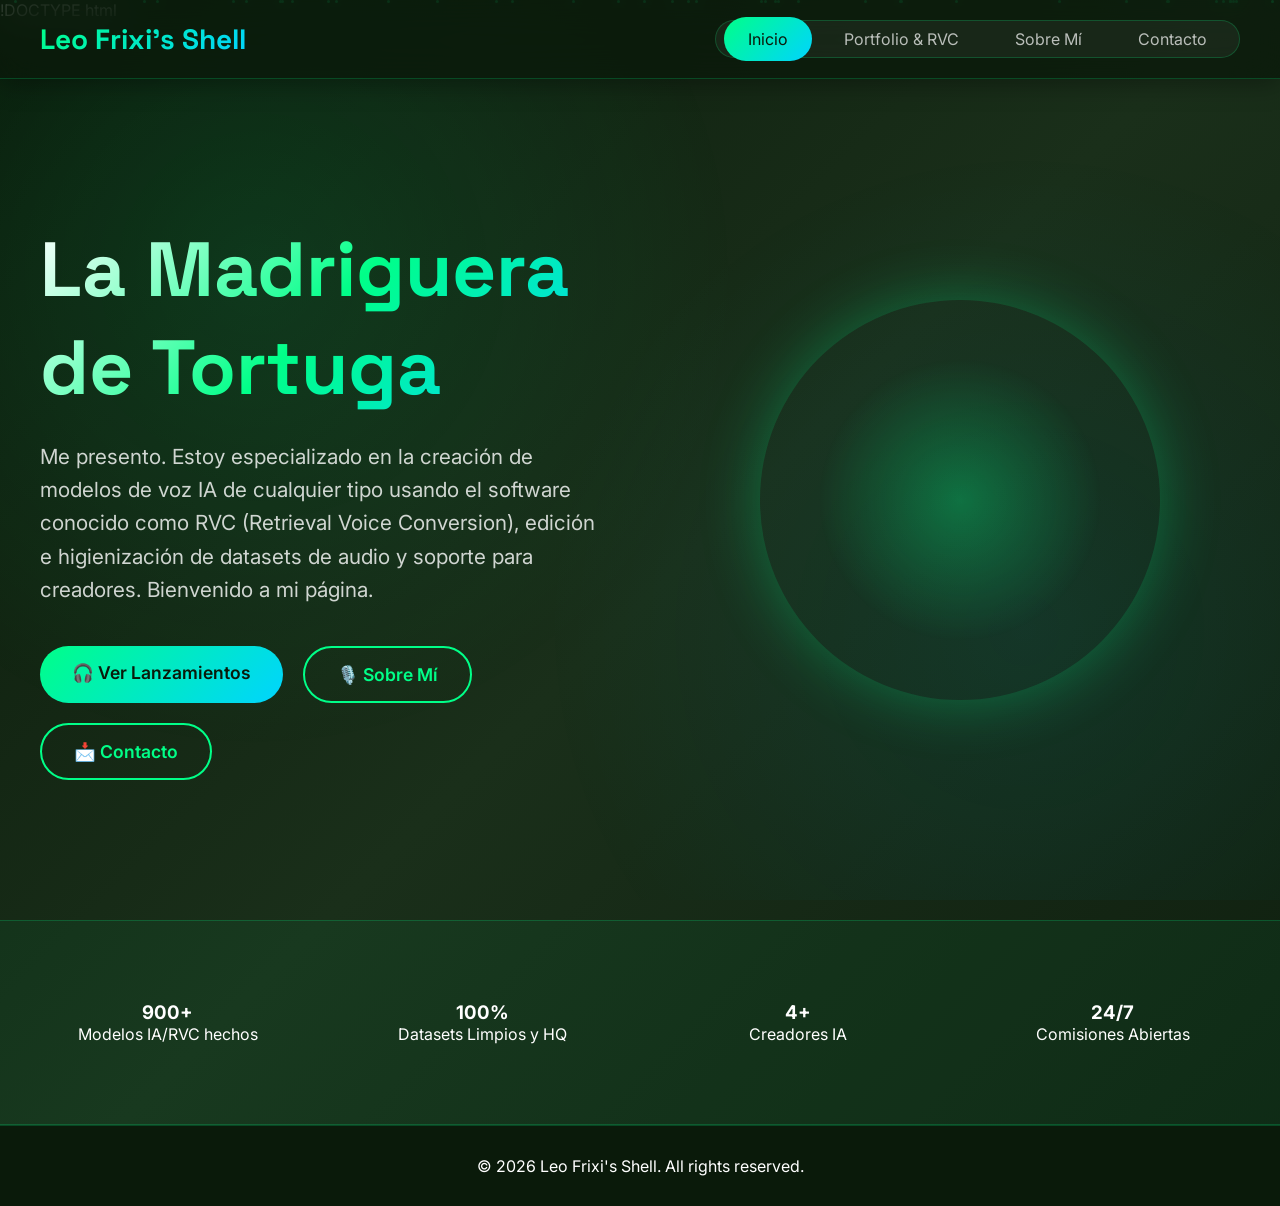
<file: index.html>
!DOCTYPE html
<html lang="es">
<head>
    <meta charset="UTF-8">
    <meta name="viewport" content="width=device-width, initial-scale=1.0">
    <title>Leo Frixi's Shell</title>
    <link rel="icon" type="image/x-icon" href="img/favicon.ico">
    <link href="https://fonts.googleapis.com/css2?family=Inter:wght@300;400;500;600;700&family=Space+Grotesk:wght@300;400;500;600;700&display=swap" rel="stylesheet">
    <link href="css/style.css" rel="stylesheet">
</head>
<body>
    <!-- Efectos Visuales de Fondo -->
    <div class="bio-bg"></div>
    <div class="particle-system" id="particleSystem"></div>

    <!-- Navegación -->
<header>
    <nav id="navbar">
        <div class="nav-container">
            <a href="index.html" class="logo">
    <span class="logo-text">Leo Frixi's Shell</span>
</a>
            <ul class="nav-menu" id="navMenu">
                <li><a href="index.html" class="nav-link active">Inicio</a></li>
                <li><a href="pages/portfolio.html" class="nav-link">Portfolio &amp; RVC </a></li>
                <li><a href="pages/biografia.html" class="nav-link">Sobre Mí</a></li>
                <li><a href="pages/contacto.html" class="nav-link">Contacto</a></li>
            </ul>
        </div>
    </nav>
</header>

<main>
    <!-- Sección Hero -->
    <section class="hero" id="home">
    <div class="hero-content">
        <div class="hero-text">
            <h1>La Madriguera de Tortuga</h1>
            <p>Me presento. Estoy especializado en la creación de modelos de voz IA de cualquier tipo usando el software conocido como RVC (Retrieval Voice Conversion), edición e higienización de datasets de audio y soporte para creadores. Bienvenido a mi página.</p>
            <div class="hero-buttons">
                <a href="pages/portfolio.html" class="btn btn-primary">🎧 Ver Lanzamientos</a>
                <a href="pages/biografia.html" class="btn btn-secondary">🎙️ Sobre Mí</a>
                <a href="pages/contacto.html" class="btn btn-secondary">📩 Contacto</a>
            </div>
        </div>
        <div class="hero-visual">
            <div class="bio-sphere">
                <div class="rotating-text">
                    <div class="text-circle active">RVC • V2</div>
                    <div class="text-circle">AUDIO • TECH</div>
                    <div class="text-circle">VOICE • MODELS</div>
                </div>
            </div>
        </div>
    </div>
</section>

<!-- Mis Stats -->
        <section class="stats">
            <div class="stats-container">
                <div class="stat-item">
                    <h3>900+</h3>
                    <p>Modelos IA/RVC hechos</p>
                </div>
                <div class="stat-item">
                    <h3>100%</h3>
                    <p>Datasets Limpios y HQ</p>
                </div>
                <div class="stat-item">
                    <h3>4+</h3>
                    <p>Creadores IA</p>
                </div>
                <div class="stat-item">
                    <h3>24/7</h3>
                    <p>Comisiones Abiertas</p>
                </div>
            </div>
        </section>
    </main>

<!-- Footer -->
    <footer>
        <div class="footer-bottom">
            <p>© 2026 Leo Frixi's Shell. All rights reserved.</p>
        </div>
    </footer>

    <script src="js/script.js"></script>
</body>
</html>
</file>
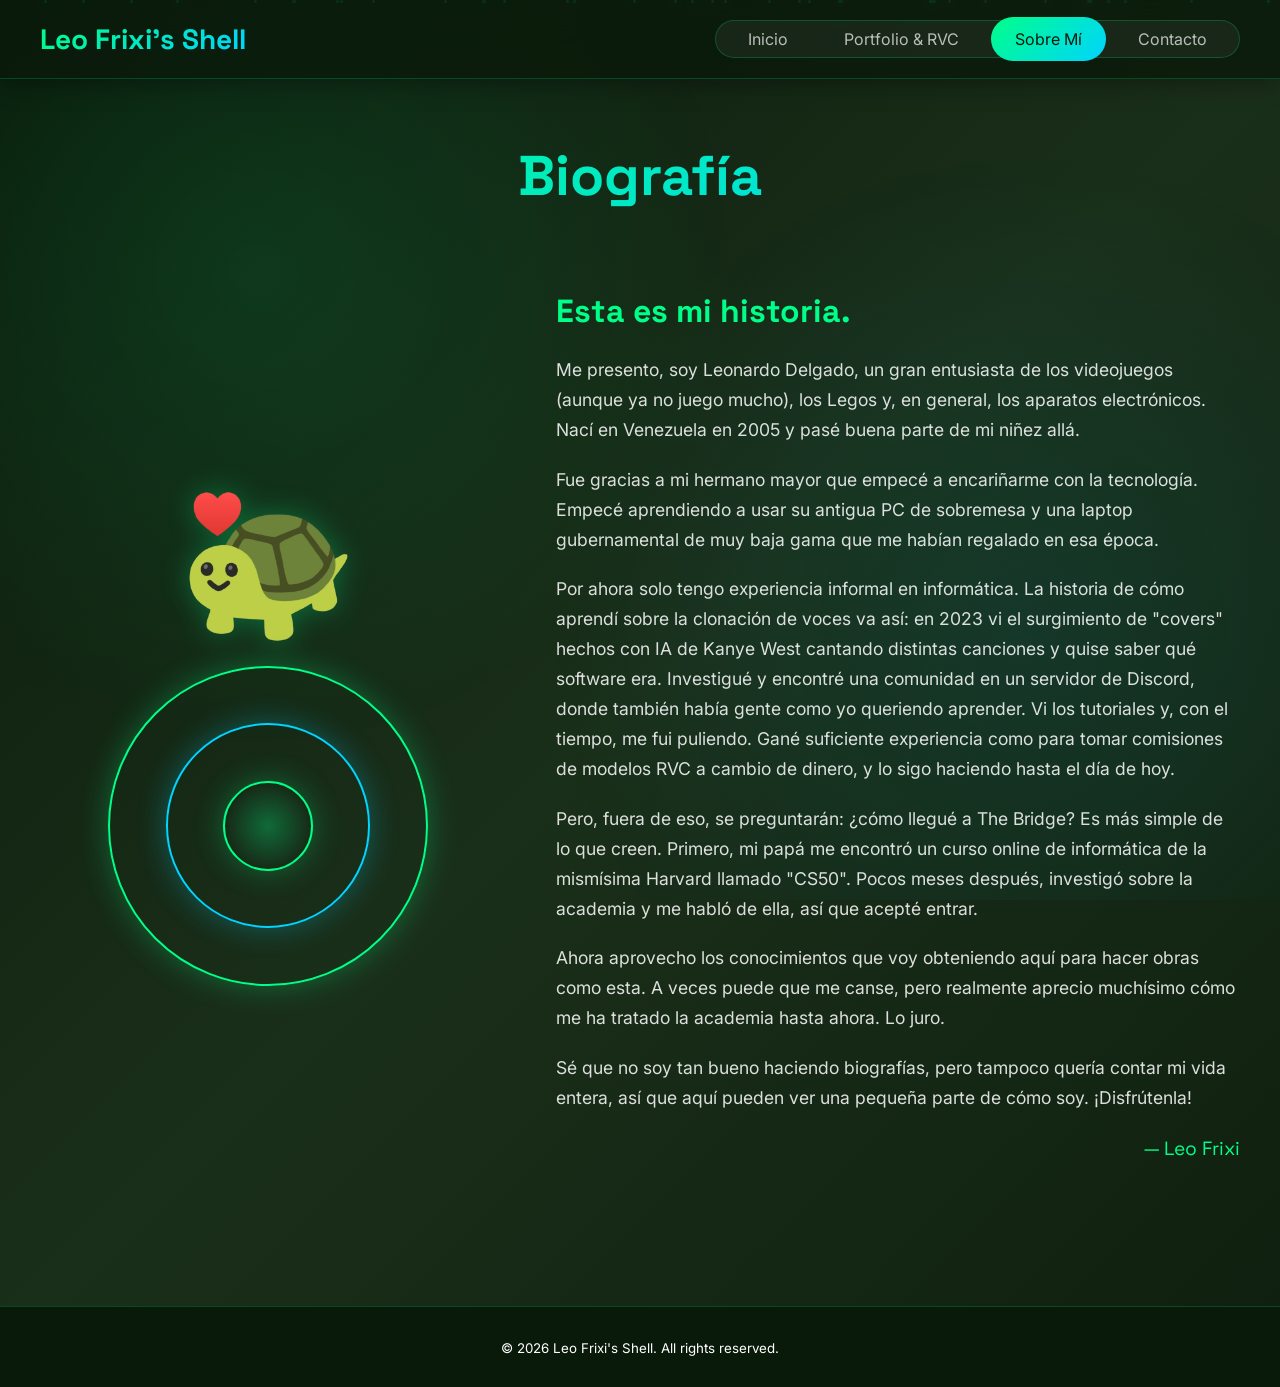
<file: pages/biografia.html>
<!DOCTYPE html>
<html lang="es">
<head>
    <meta charset="UTF-8">
    <meta name="viewport" content="width=device-width, initial-scale=1.0">
    <meta name="description" content="Biografía de Leo Frixi: cómo empecé con la tecnología y con la clonación de voces con RVC.">
    <title>Sobre Mí | Leo Frixi's Shell</title>
    <link rel="icon" type="image/x-icon" href="../img/favicon.ico">
    <link href="https://fonts.googleapis.com/css2?family=Inter:wght@300;400;500;600;700&family=Space+Grotesk:wght@300;400;500;600;700&display=swap" rel="stylesheet">
    <link rel="stylesheet" href="../css/style.css">
</head>
<body>
    <div class="bio-bg"></div>
    <div class="particle-system" id="particleSystem"></div>

    <header>
        <nav id="navbar">
            <div class="nav-container">
                <a href="../index.html" class="logo">
    <span class="logo-text">Leo Frixi's Shell</span>
</a>
                <ul class="nav-menu">
                    <li><a href="../index.html" class="nav-link">Inicio</a></li>
                    <li><a href="portfolio.html" class="nav-link">Portfolio &amp; RVC</a></li>
                    <li><a href="biografia.html" class="nav-link active" aria-current="page">Sobre Mí</a></li>
                    <li><a href="contacto.html" class="nav-link">Contacto</a></li>
                </ul>
            </div>
        </nav>
    </header>

    <main class="about">
        <h1 class="section-title">Biografía</h1>
        <div class="about-content">
            <figure class="about-visual">
    <img src="../img/tortuguita.png" alt="Tortuga, la mascota de mi web" class="turtle" width="160" height="160">
    <div class="eco-visualization">
        <div class="growth-rings">
            <div class="ring"></div>
            <div class="ring"></div>
            <div class="ring"></div>
        </div>
    </div>
</figure>
            <article class="about-text">
                <h2>Esta es mi historia.</h2>
                <p>Me presento, soy Leonardo Delgado, un gran entusiasta de los videojuegos (aunque ya no juego mucho), los Legos y, en general, los aparatos electrónicos. Nací en Venezuela en <time datetime="2005">2005</time> y pasé buena parte de mi niñez allá.</p>
                <p>Fue gracias a mi hermano mayor que empecé a encariñarme con la tecnología. Empecé aprendiendo a usar su antigua PC de sobremesa y una laptop gubernamental de muy baja gama que me habían regalado en esa época.</p>
                <p>Por ahora solo tengo experiencia informal en informática. La historia de cómo aprendí sobre la clonación de voces va así: en <time datetime="2023">2023</time> vi el surgimiento de "covers" hechos con IA de Kanye West cantando distintas canciones y quise saber qué software era. Investigué y encontré una comunidad en un servidor de Discord, donde también había gente como yo queriendo aprender. Vi los tutoriales y, con el tiempo, me fui puliendo. Gané suficiente experiencia como para tomar comisiones de modelos RVC a cambio de dinero, y lo sigo haciendo hasta el día de hoy.</p>
                <p>Pero, fuera de eso, se preguntarán: ¿cómo llegué a The Bridge? Es más simple de lo que creen. Primero, mi papá me encontró un curso online de informática de la mismísima Harvard llamado "CS50". Pocos meses después, investigó sobre la academia y me habló de ella, así que acepté entrar.</p>
                <p>Ahora aprovecho los conocimientos que voy obteniendo aquí para hacer obras como esta. A veces puede que me canse, pero realmente aprecio muchísimo cómo me ha tratado la academia hasta ahora. Lo juro.</p>
                <p>Sé que no soy tan bueno haciendo biografías, pero tampoco quería contar mi vida entera, así que aquí pueden ver una pequeña parte de cómo soy. ¡Disfrútenla!</p>
                <p class="firma">— Leo Frixi</p>
            </article>
        </div>
    </main>

    <footer>
        <p><small>© 2026 Leo Frixi's Shell. All rights reserved.</small></p>
    </footer>

    <script src="../js/script.js"></script>
</body>
</html>
</file>
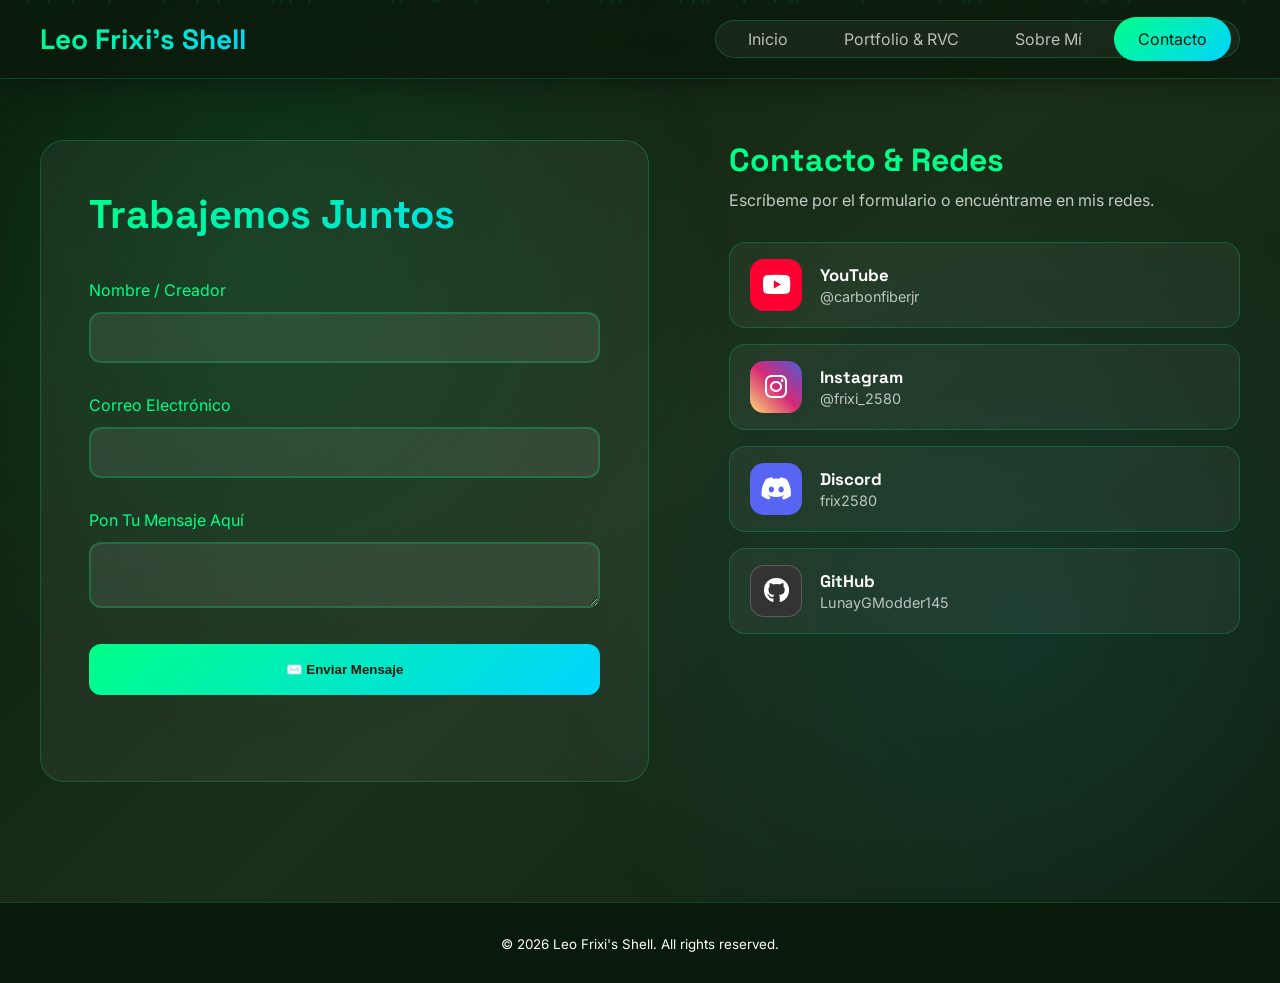
<file: pages/contacto.html>
<!DOCTYPE html>
<html lang="es">
<head>
    <meta charset="UTF-8">
    <meta name="viewport" content="width=device-width, initial-scale=1.0">
    <meta name="description" content="Contacta con Leo Frixi para encargar modelos de voz RVC o colaborar.">
    <title>Contacto | Leo Frixi's Shell</title>
    <link rel="icon" type="image/x-icon" href="../img/favicon.ico">
    <link href="https://fonts.googleapis.com/css2?family=Inter:wght@300;400;500;600;700&family=Space+Grotesk:wght@300;400;500;600;700&display=swap" rel="stylesheet">
    <link rel="stylesheet" href="https://cdnjs.cloudflare.com/ajax/libs/font-awesome/6.5.1/css/all.min.css">
    <link rel="stylesheet" href="../css/style.css">
</head>
<body>
    <div class="bio-bg"></div>
    <div class="particle-system" id="particleSystem"></div>

    <header>
        <nav id="navbar">
            <div class="nav-container">
                <a href="../index.html" class="logo">
    <span class="logo-text">Leo Frixi's Shell</span>
               </a>
                <ul class="nav-menu">
                    <li><a href="../index.html" class="nav-link">Inicio</a></li>
                    <li><a href="portfolio.html" class="nav-link">Portfolio &amp; RVC</a></li>
                    <li><a href="biografia.html" class="nav-link">Sobre Mí</a></li>
                    <li><a href="contacto.html" class="nav-link active" aria-current="page">Contacto</a></li>
                </ul>
            </div>
        </nav>
    </header>

    <main class="contact">
        <div class="contact-container">
            <section class="contact-form">
                <h1 class="section-title">Trabajemos Juntos</h1>
                <form id="contactForm" action="https://formspree.io/f/mrpbndrv" method="POST">
                    <div class="form-group">
                        <label for="name">Nombre / Creador</label>
                        <input type="text" id="name" name="name" required>
                    </div>
                    <div class="form-group">
                        <label for="email">Correo Electrónico</label>
                        <input type="email" id="email" name="email" required>
                    </div>
                    <div class="form-group">
                        <label for="message">Pon Tu Mensaje Aquí</label>
                        <textarea id="message" name="message" required></textarea>
                    </div>
                    <input type="text" name="_gotcha" class="honeypot" tabindex="-1" autocomplete="off">
                    <button type="submit" class="submit-btn">✉️ Enviar Mensaje</button>
                    <p id="formStatus" class="form-status" role="status" aria-live="polite"></p>
                </form>
            </section>

            <aside class="contact-info">
                <h2>Contacto &amp; Redes</h2>
                <p class="contact-intro">Escríbeme por el formulario o encuéntrame en mis redes.</p>

                <address>
                <ul class="social-list">
                    <li>
                        <a class="social-card" href="https://www.youtube.com/@carbonfiberjr" target="_blank" rel="noopener noreferrer">
                            <span class="social-icon youtube" aria-hidden="true"><i class="fa-brands fa-youtube"></i></span>
                            <span class="social-text"><strong>YouTube</strong><span>@carbonfiberjr</span></span>
                        </a>
                    </li>
                    <li>
                        <a class="social-card" href="https://www.instagram.com/frixi_2580/" target="_blank" rel="noopener noreferrer">
                            <span class="social-icon instagram" aria-hidden="true"><i class="fa-brands fa-instagram"></i></span>
                            <span class="social-text"><strong>Instagram</strong><span>@frixi_2580</span></span>
                        </a>
                    </li>
                    <li>
                        <div class="social-card">
                            <span class="social-icon discord" aria-hidden="true"><i class="fa-brands fa-discord"></i></span>
                            <span class="social-text"><strong>Discord</strong><span>frix2580</span></span>
                        </div>
                    </li>
                    <li>
                        <a class="social-card" href="https://github.com/LunayGModder145" target="_blank" rel="noopener noreferrer">
                            <span class="social-icon github" aria-hidden="true"><i class="fa-brands fa-github"></i></span>
                            <span class="social-text"><strong>GitHub</strong><span>LunayGModder145</span></span>
                        </a>
                    </li>
                </ul>
                </address>
            </aside>
        </div>
    </main>

    <footer>
        <p><small>© 2026 Leo Frixi's Shell. All rights reserved.</small></p>
    </footer>

    <script src="../js/script.js"></script>
</body>
</html>
</file>
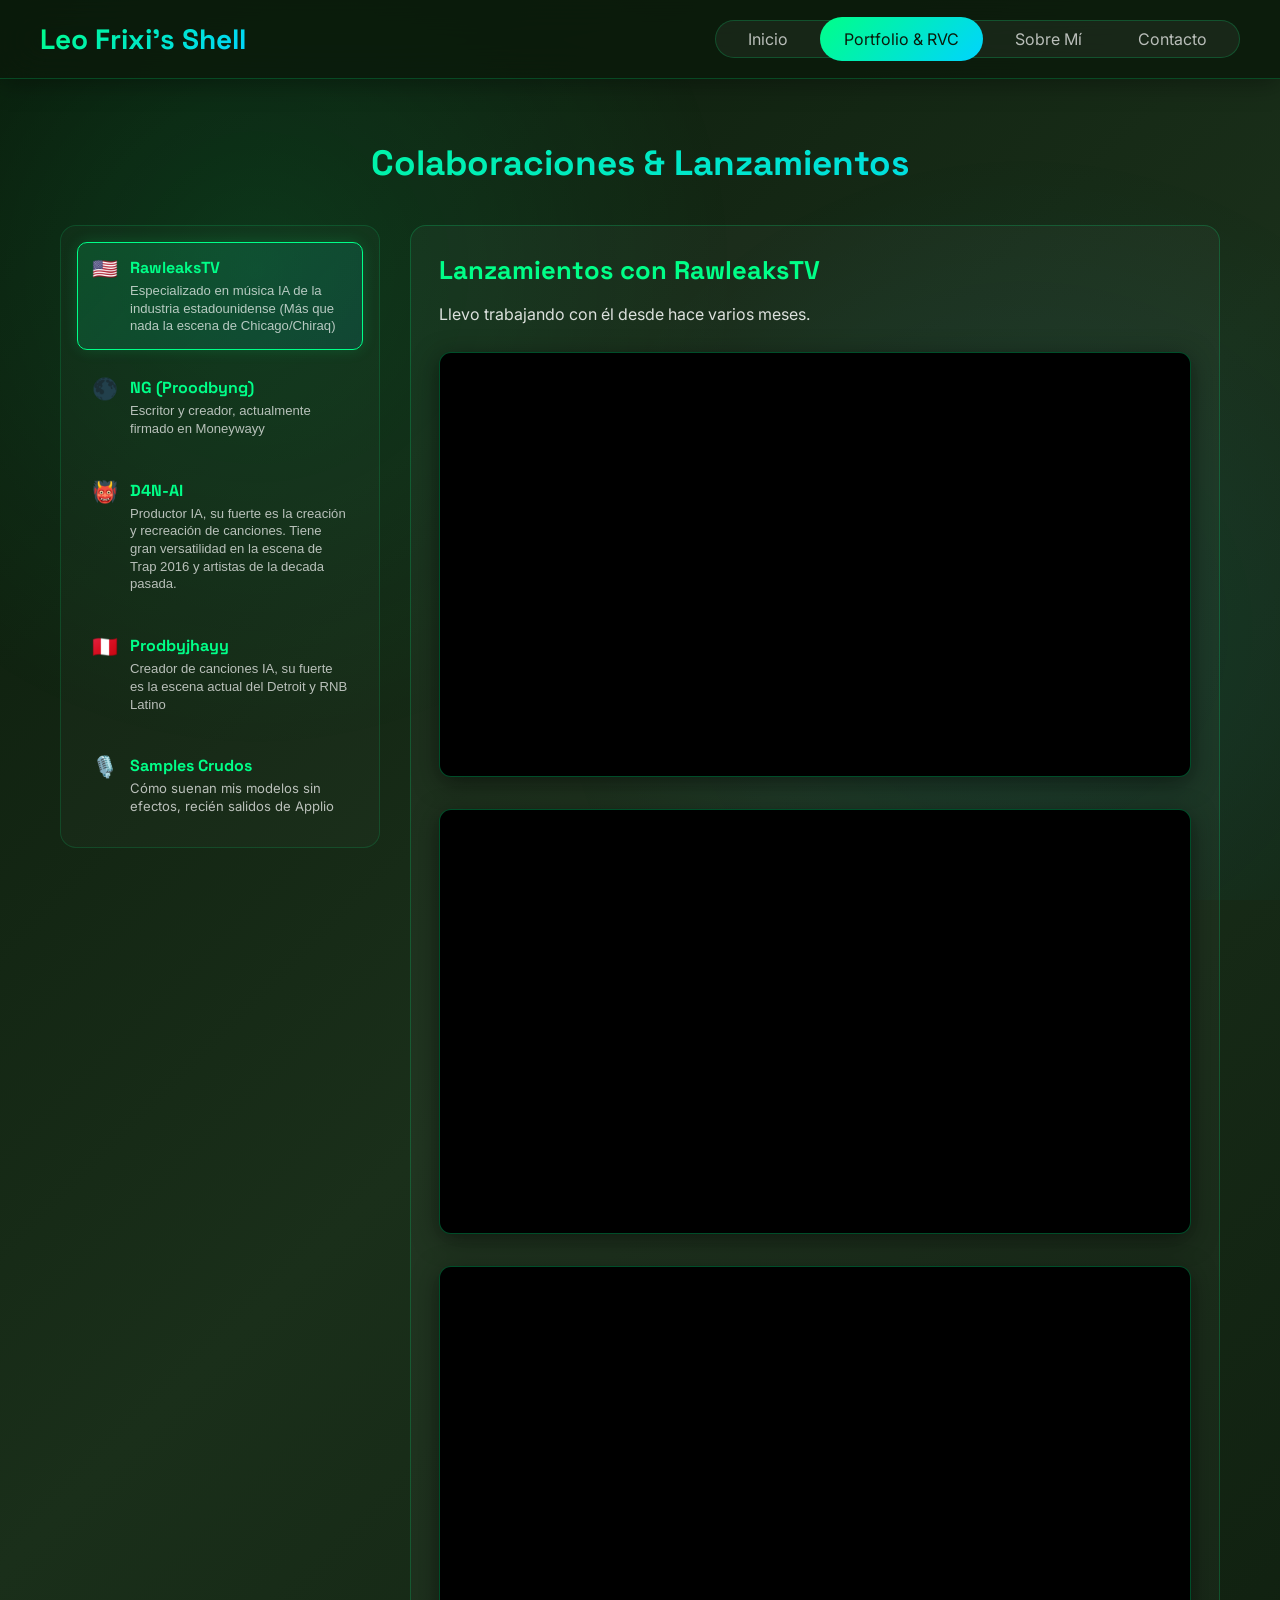
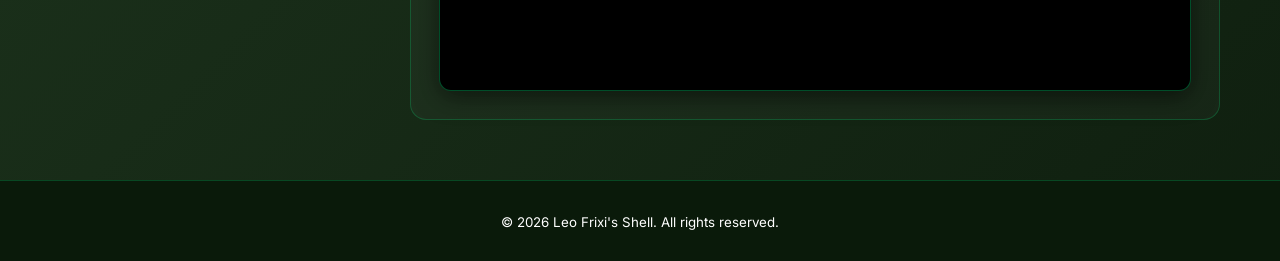
<file: pages/portfolio.html>
<!DOCTYPE html>
<html lang="es">
<head>
    <meta charset="UTF-8">
    <meta name="viewport" content="width=device-width, initial-scale=1.0">
    <meta name="description" content="Colaboraciones y lanzamientos de Leo Frixi con creadores de música IA.">
    <title>Portfolio &amp; RVC | Leo Frixi's Shell</title>
    <link rel="icon" type="image/x-icon" href="../img/favicon.ico">
    <link rel="stylesheet" href="../css/style.css">
    <link href="https://fonts.googleapis.com/css2?family=Inter:wght@400;600;700&family=Space+Grotesk:wght@700&display=swap" rel="stylesheet">
</head>
<body>
    <div class="bio-bg"></div>

    <!-- Navegación -->
    <header><nav id="navbar">
        <div class="nav-container">
            <a href="../index.html" class="logo">
    <span class="logo-text">Leo Frixi's Shell</span>
</a>
            <ul class="nav-menu">
                <li><a href="../index.html">Inicio</a></li>
                <li><a href="portfolio.html" class="active" aria-current="page">Portfolio &amp; RVC</a></li>
                <li><a href="biografia.html">Sobre Mí</a></li>
                <li><a href="contacto.html">Contacto</a></li>
            </ul>
        </div>
    </nav></header>

    <!-- Contenido Principal -->
    <main class="portfolio-main">
        <h1 class="portfolio-title">Colaboraciones &amp; Lanzamientos</h1>
        
        <div class="portfolio-container">
            <!-- Menú Izquierdo -->
            <aside class="artist-nav" aria-label="Creadores">
                <button type="button" class="artist-btn active" data-feature="rawleaks">
                    <span class="artist-icon">🇺🇸</span>
                    <span class="artist-info">
                        <strong class="artist-name">RawleaksTV</strong>
                        <span class="artist-desc">Especializado en música IA de la industria estadounidense (Más que nada la escena de Chicago/Chiraq)</span>
                    </span>
                </button>

                <button type="button" class="artist-btn" data-feature="ng">
                    <span class="artist-icon">🌑</span>
                    <span class="artist-info">
                        <strong class="artist-name">NG (Proodbyng)</strong>
                        <span class="artist-desc">Escritor y creador, actualmente firmado en Moneywayy</span>
                    </span>
                </button>

                <button type="button" class="artist-btn" data-feature="d4n">
                    <span class="artist-icon">👹</span>
                    <span class="artist-info">
                        <strong class="artist-name">D4N-AI</strong>
                        <span class="artist-desc">Productor IA, su fuerte es la creación y recreación de canciones. Tiene gran versatilidad en la escena de Trap 2016 y artistas de la decada pasada.</span>
                    </span>
                </button>

                <button type="button" class="artist-btn" data-feature="jhayy">
                    <span class="artist-icon">🇵🇪</span>
                    <span class="artist-info">
                        <strong class="artist-name">Prodbyjhayy</strong>
                        <span class="artist-desc">Creador de canciones IA, su fuerte es la escena actual del Detroit y RNB Latino</span>
                    </span>
                </button>
                <a href="samples.html" class="artist-btn">
                    <span class="artist-icon">🎙️</span>
                    <span class="artist-info">
                        <strong class="artist-name">Samples Crudos</strong>
                        <span class="artist-desc">Cómo suenan mis modelos sin efectos, recién salidos de Applio</span>
                    </span>
                </a>
            </aside>

            <!-- Columna Derecha: Contenido del Creador Activo -->
<section class="feature-display" aria-label="Lanzamientos del creador seleccionado">
    <!-- RawleaksTV -->
    <article class="feature-panel active" id="rawleaks">
        <h2>Lanzamientos con RawleaksTV</h2>
        <p>Llevo trabajando con él desde hace varios meses.</p>
        
        <div class="video-column-list">
            <div class="video-container">
                <iframe src="https://www.youtube.com/embed/sCNw5Wj5JGM?si=AgNxFE26bk19gPUa" title="Vídeo 1 RawleaksTV" loading="lazy" allowfullscreen></iframe>
            </div>
            <div class="video-container">
                <iframe src="https://www.youtube.com/embed/5k8Fff4sVDM?si=MXKWEJ03D0dM1obH" title="Vídeo 2 RawleaksTV" loading="lazy" allowfullscreen></iframe>
            </div>
            <div class="video-container">
                <iframe src="https://www.youtube.com/embed/lJjnBMjGBTo?si=vDYpaOyKxeP3x2lV" title="Vídeo 3 RawleaksTV" loading="lazy" allowfullscreen></iframe>
            </div>
        </div>
    </article>

    <!-- NG -->
    <article class="feature-panel" id="ng">
        <h2>Lanzamientos con NG</h2>
        <p>Uno de mis mejores amigos, con él llevo trabajando desde mediados de 2023 cuando apenas aprendía a hacer modelos RVC.</p>
        
        <div class="video-column-list">
            <div class="video-container">
                <iframe src="https://www.youtube.com/embed/VKokfD2r054?si=0Ctt7Zc9tQnooflO" title="Vídeo 1 NG" loading="lazy" allowfullscreen></iframe>
            </div>
            <div class="video-container">
                <iframe src="https://www.youtube.com/embed/mTY7UoPUB8Q?si=g_TXCO8U_UPjngBT" title="Vídeo 2 NG" loading="lazy" allowfullscreen></iframe>
            </div>
            <div class="video-container">
                <iframe src="https://www.youtube.com/embed/4-kFvZH7q-c?si=fKfml7ilTzF_2QUt" title="Vídeo 3 NG" loading="lazy" allowfullscreen></iframe>
            </div>
        </div>
    </article>

    <!-- D4N -->
    <article class="feature-panel" id="d4n">
        <h2>Lanzamientos con D4N-AI</h2>
        <p>Un amigo que conocí apenas el año pasado, en mi opinión bastante talentoso y versátil. Pueden comprobar su canal para que lo verifiquen.</p>
        
        <div class="video-column-list">
            <div class="video-container">
                <iframe src="https://www.youtube.com/embed/IxFQ9B20cfQ?si=PacLFqHYNcLjKkCO" title="Vídeo 1 d4n" loading="lazy" allowfullscreen></iframe>
            </div>
            <div class="video-container">
                <iframe src="https://www.youtube.com/embed/Jf4Nbc2cEj8?si=C0qqy_WOHSA8MEoq" title="Vídeo 2 d4n" loading="lazy" allowfullscreen></iframe>
            </div>
            <div class="video-container">
                <iframe src="https://www.youtube.com/embed/0qiHaJtSRUc?si=BqTIA0Ypq7mMzmuD" title="Vídeo 3 d4n" loading="lazy" allowfullscreen></iframe>
            </div>
        </div>
    </article>

    <!-- Prodbyjhayy -->
    <article class="feature-panel" id="jhayy">
        <h2>Lanzamientos con Prodbyjhayy</h2>
        <p>Un compadre peruano de los míos, trabajando con él desde 2024. Él antes tenía un canal con casi 23k pero lastimosamente lo perdió hace unos meses.</p>
        
        <div class="video-column-list">
            <div class="video-container">
                <iframe src="https://www.youtube.com/embed/Kls4cNlBYt4?si=Z1cRb5F6RTzFcVbv" title="Vídeo 1 Prodbyjhayy" loading="lazy" allowfullscreen></iframe>
            </div>
            <div class="video-container">
                <iframe src="https://www.youtube.com/embed/yee88OMiNpw?si=fqytOJrn4rlGWDMg" title="Vídeo 2 Prodbyjhayy" loading="lazy" allowfullscreen></iframe>
            </div>
            <div class="video-container">
                <iframe src="https://www.youtube.com/embed/0sIRWpR1fRI?si=FOlt4rY8h3HUu1NN" title="Vídeo 3 Prodbyjhayy" loading="lazy" allowfullscreen></iframe>
            </div>
        </div>
    </article>
</section>
        </div>
    </main>

    <footer>
        <p><small>© 2026 Leo Frixi's Shell. All rights reserved.</small></p>
    </footer>

    <script src="../js/script.js"></script>
</body>
</html>
</file>
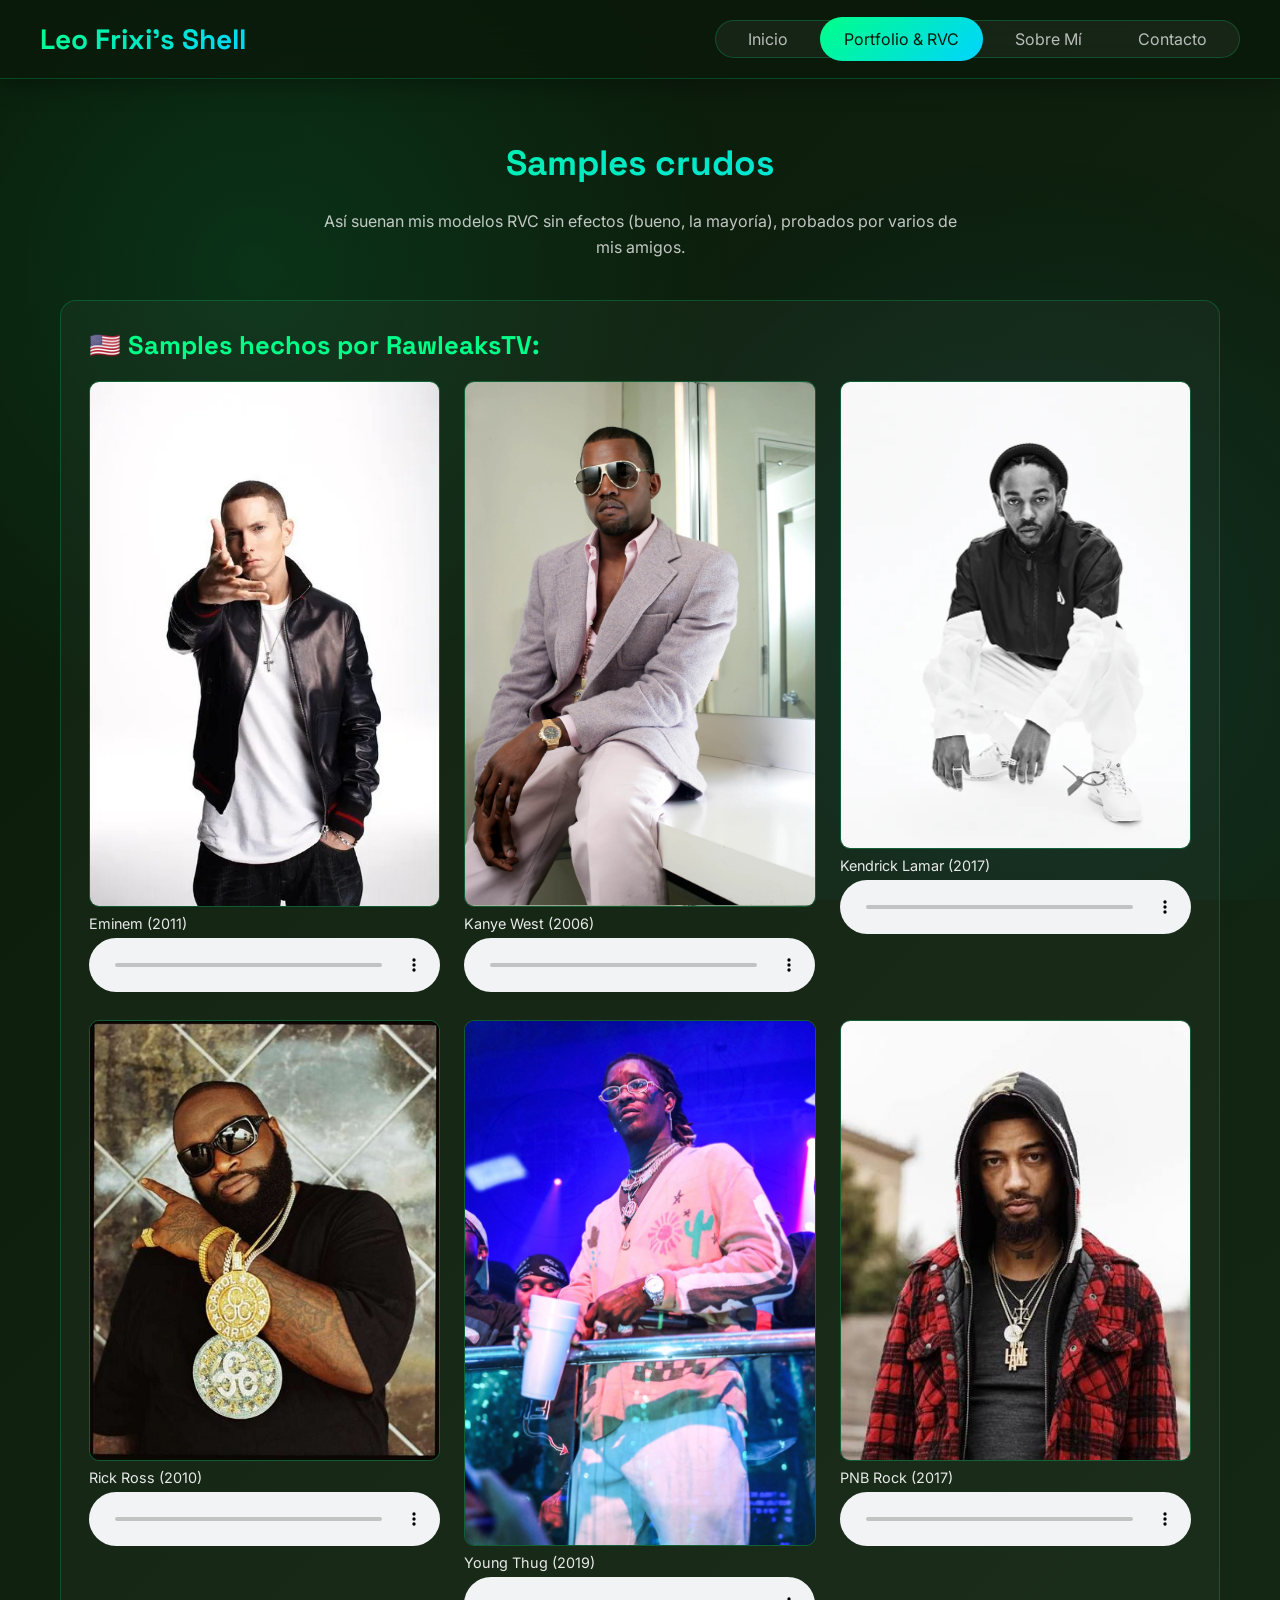
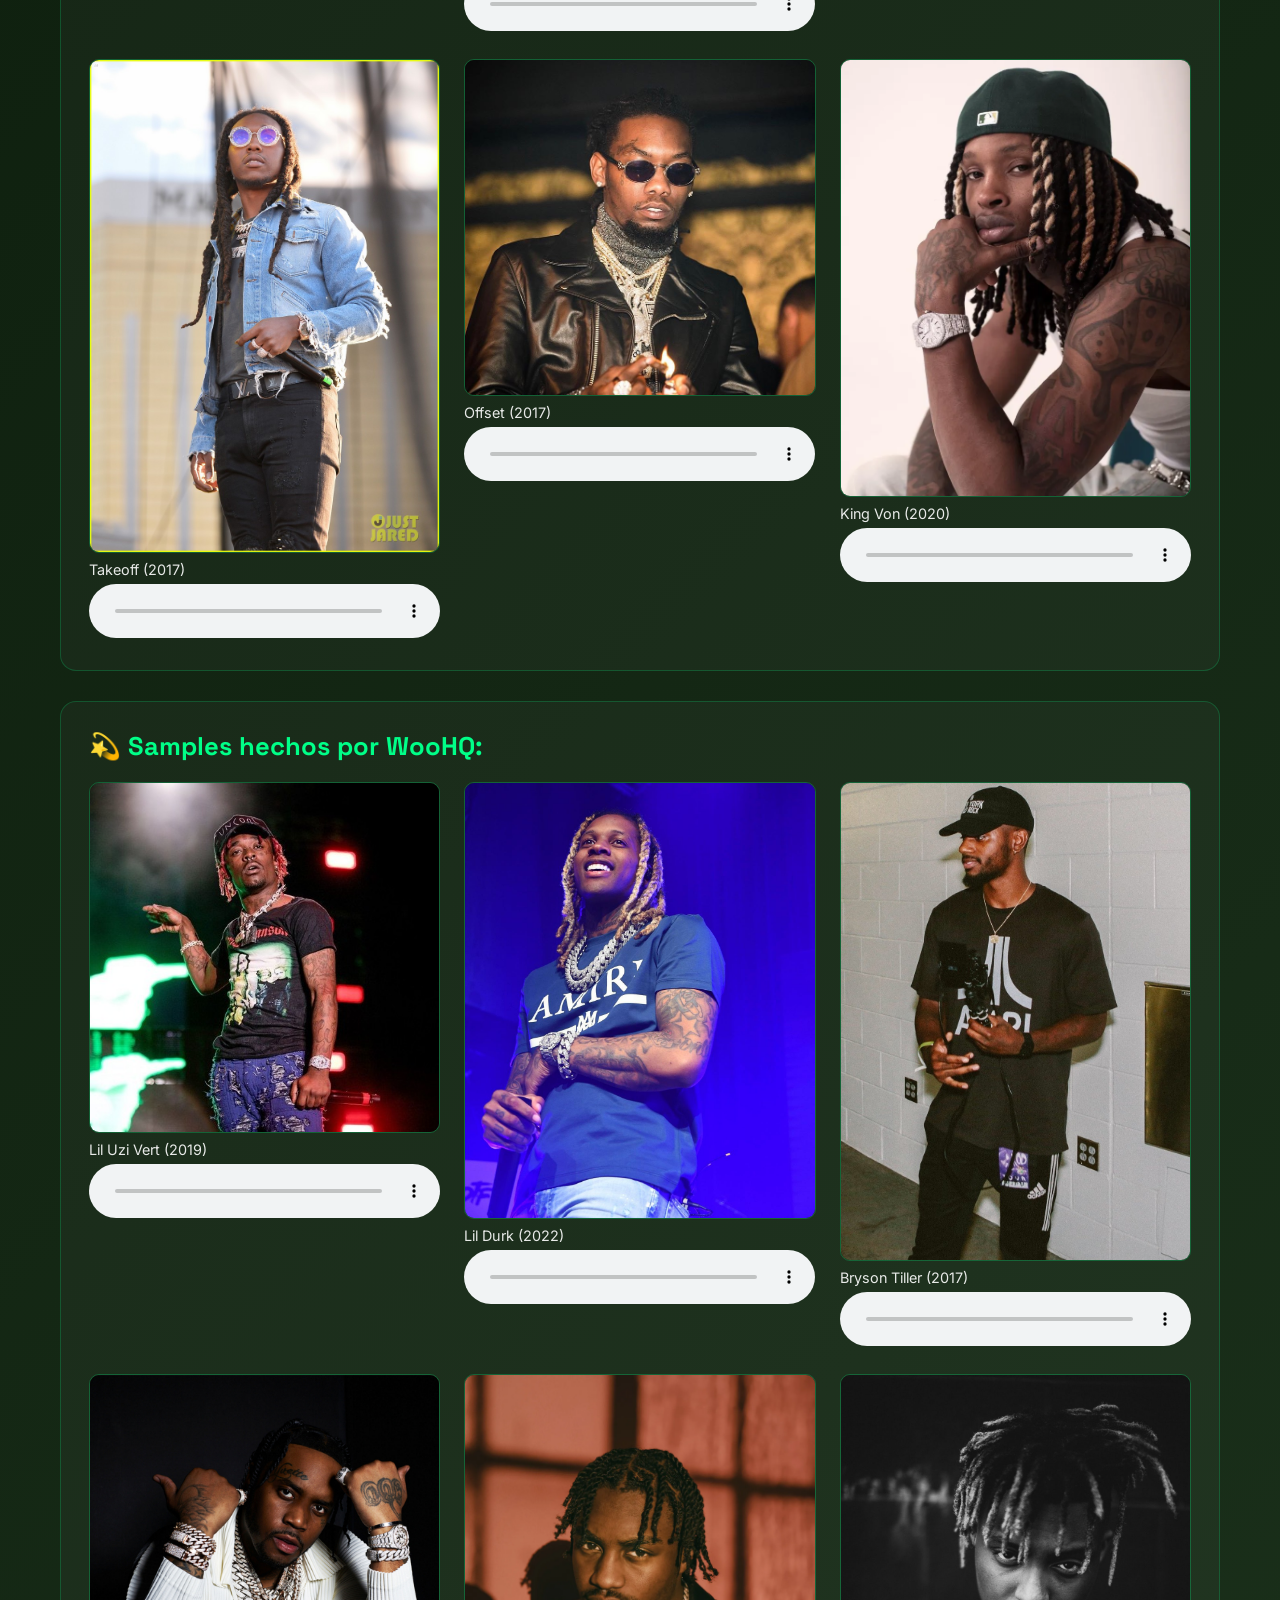
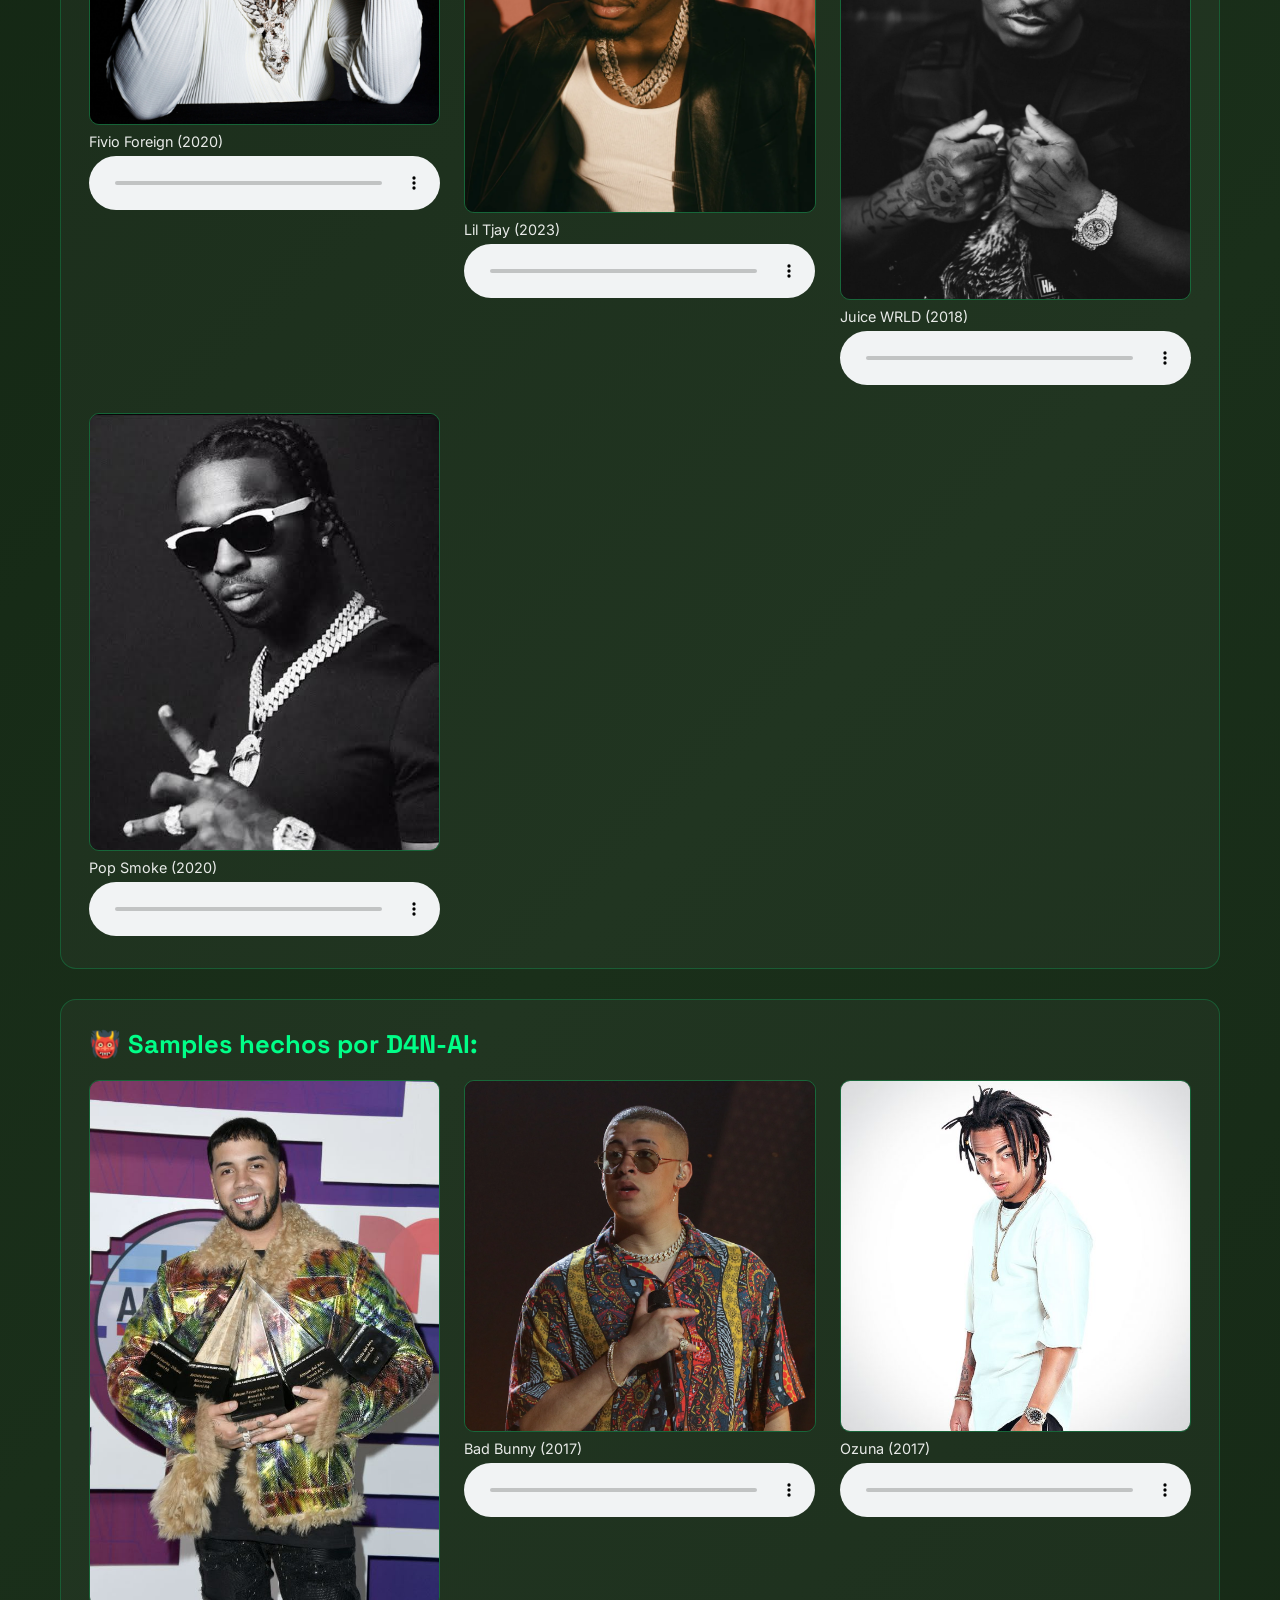
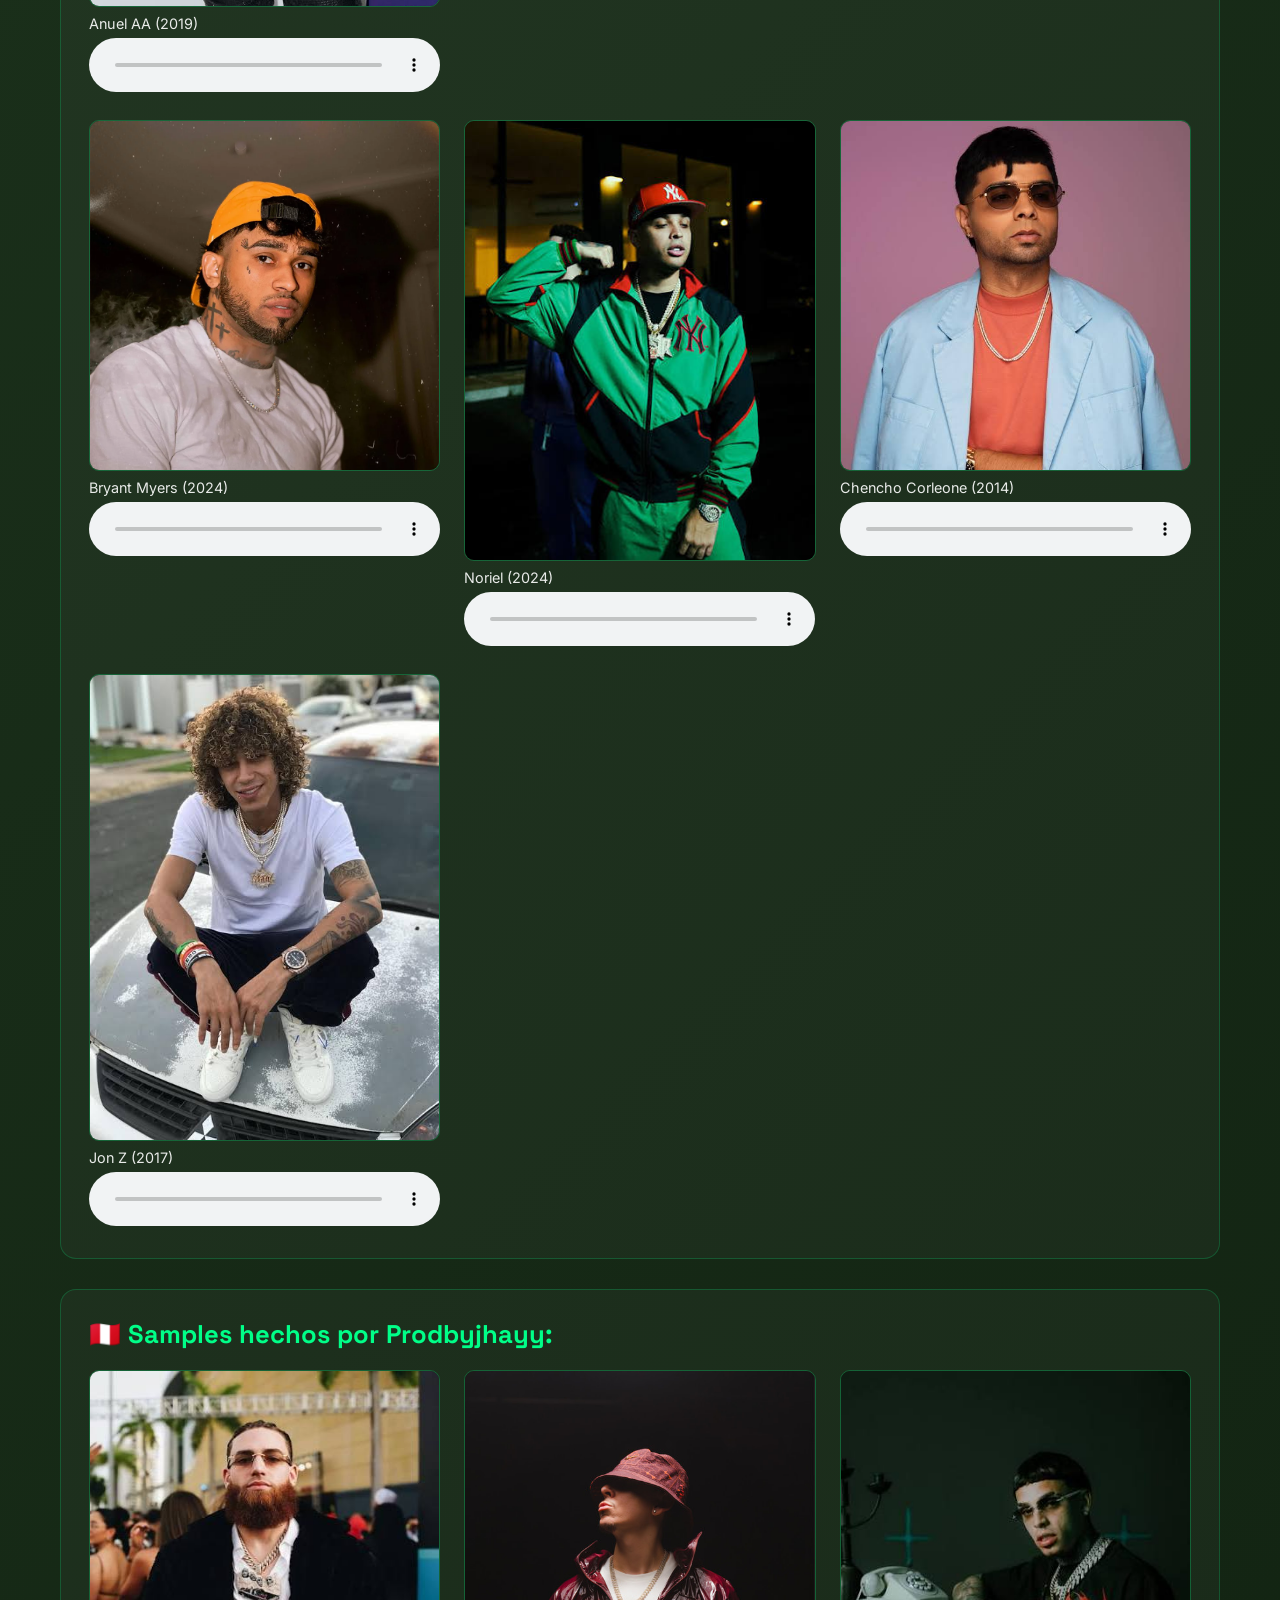
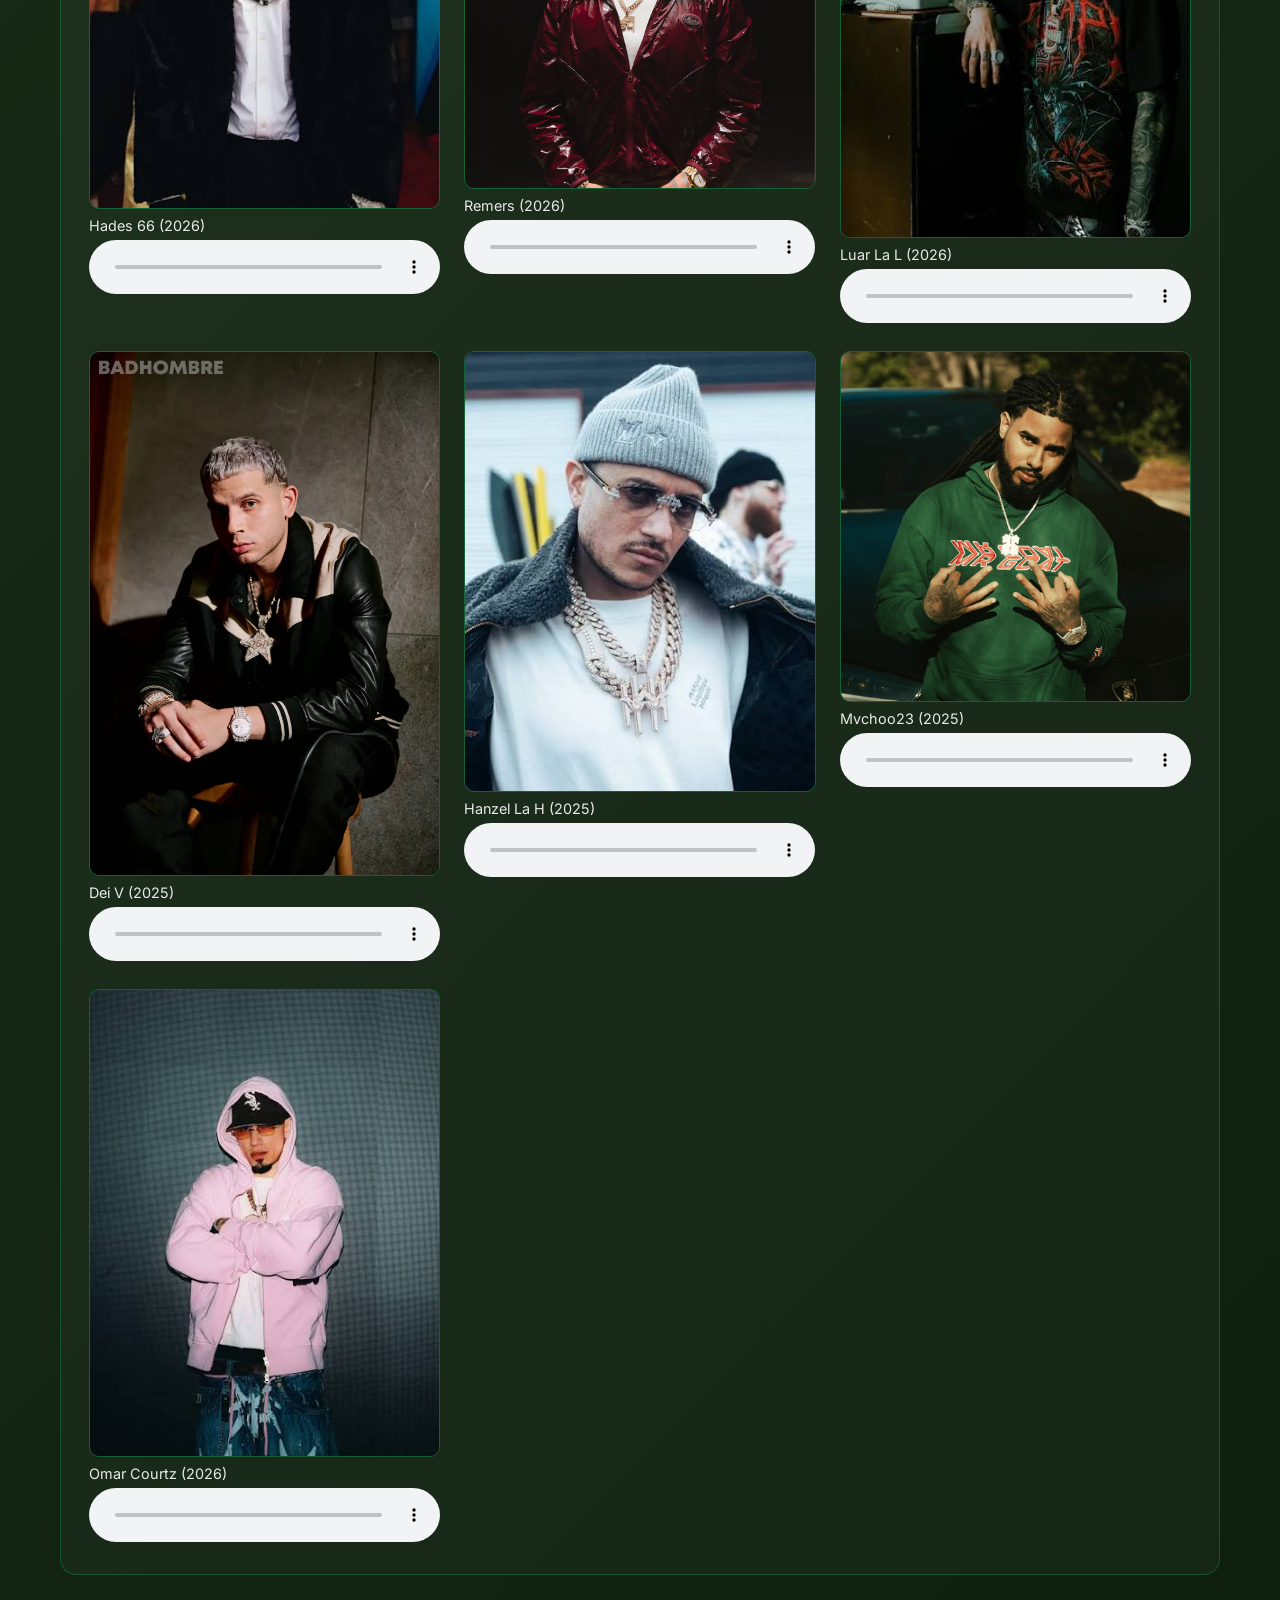
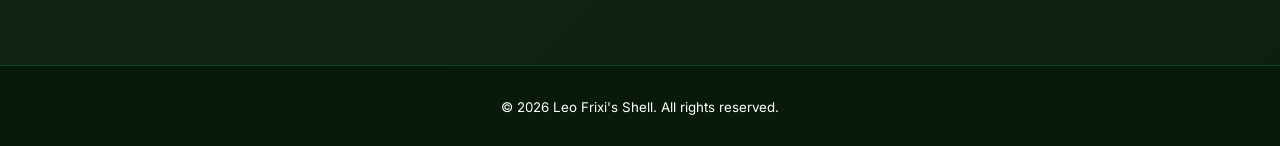
<file: pages/samples.html>
<!DOCTYPE html>
<html lang="es">
<head>
    <meta charset="UTF-8">
    <meta name="viewport" content="width=device-width, initial-scale=1.0">
    <meta name="description" content="Samples sin efectos de mis modelos RVC, recién salidos de Applio.">
    <title>Samples crudos | Leo Frixi's Shell</title>
    <link rel="icon" type="image/x-icon" href="../img/favicon.ico">
    <link href="https://fonts.googleapis.com/css2?family=Inter:wght@400;600;700&family=Space+Grotesk:wght@700&display=swap" rel="stylesheet">
    <link rel="stylesheet" href="../css/style.css">
</head>
<body>
    <div class="bio-bg"></div>

    <header>
        <nav id="navbar">
            <div class="nav-container">
                <a href="../index.html" class="logo">
                    <span class="logo-text">Leo Frixi's Shell</span>
                </a>
                <ul class="nav-menu">
                    <li><a href="../index.html">Inicio</a></li>
                    <li><a href="portfolio.html" class="active" aria-current="page">Portfolio &amp; RVC</a></li>
                    <li><a href="biografia.html">Sobre Mí</a></li>
                    <li><a href="contacto.html">Contacto</a></li>
                </ul>
            </div>
        </nav>
    </header>

    <main class="portfolio-main">
        <h1 class="portfolio-title">Samples crudos</h1>
        <p class="samples-intro-page">Así suenan mis modelos RVC sin efectos (bueno, la mayoría), probados por varios de mis amigos.</p>

        <!-- RawleaksTV -->
        <section class="samples-section" id="rawleaks">
            <h2>🇺🇸 Samples hechos por RawleaksTV:</h2>
            <ul class="samples-grid">
                <li class="sample">
                    <figure>
                    <img src="../img/eminem2011.webp" alt="Foto de Eminem" width="600" height="300" loading="lazy">
                    <figcaption class="sample-name">Eminem (2011)</figcaption>
                    </figure>
                    <audio controls preload="none" aria-label="Sample de Eminem" src="../audio/rawleaks/eminem_mb_rawleaks.mp3"></audio>
                </li>
                <li class="sample">
                    <figure>
                    <img src="../img/kanyewest2006.webp" alt="Foto de Kanye West" width="600" height="300" loading="lazy">
                    <figcaption class="sample-name">Kanye West (2006)</figcaption>
                    </figure>
                    <audio controls preload="none" aria-label="Sample de Kanye West" src="../audio/rawleaks/kanye_mb_rawleaks.mp3"></audio>
                </li>
                <li class="sample">
                    <figure>
                    <img src="../img/kendricklamar2017.webp" alt="Foto de Kendrick Lamar" width="600" height="300" loading="lazy">
                    <figcaption class="sample-name">Kendrick Lamar (2017)</figcaption>
                    </figure>
                    <audio controls preload="none" aria-label="Sample de Kendrick Lamar" src="../audio/rawleaks/kendrick_ngk_rawleaks.mp3"></audio>
                </li>
                <li class="sample">
                    <figure>
                    <img src="../img/rickross2010.jpg" alt="Foto de Rick Ross" width="600" height="300" loading="lazy">
                    <figcaption class="sample-name">Rick Ross (2010)</figcaption>
                    </figure>
                    <audio controls preload="none" aria-label="Sample de Rick Ross" src="../audio/rawleaks/rickross_ngk_rawleaks.mp3"></audio>
                </li>
                <li class="sample">
                    <figure>
                    <img src="../img/youngthug2019.webp" alt="Foto de Young Thug" width="600" height="300" loading="lazy">
                    <figcaption class="sample-name">Young Thug (2019)</figcaption>
                    </figure>
                    <audio controls preload="none" aria-label="Sample de Young Thug" src="../audio/rawleaks/youngthug_cnm_rawleaks.mp3"></audio>
                </li>
                <li class="sample">
                    <figure>
                    <img src="../img/pnbrock2017.jpe" alt="Foto de PNB Rock" width="600" height="300" loading="lazy">
                    <figcaption class="sample-name">PNB Rock (2017)</figcaption>
                    </figure>
                    <audio controls preload="none" aria-label="Sample de PNB Rock" src="../audio/rawleaks/pnbrock_cnm_rawleaks.mp3"></audio>
                </li>
                <li class="sample">
                    <figure>
                    <img src="../img/takeoff2017.webp" alt="Foto de Takeoff" width="600" height="300" loading="lazy">
                    <figcaption class="sample-name">Takeoff (2017)</figcaption>
                    </figure>
                    <audio controls preload="none" aria-label="Sample de Takeoff" src="../audio/rawleaks/takeoff_cnm_rawleaks.mp3"></audio>
                </li>
                <li class="sample">
                    <figure>
                    <img src="../img/offset2017.jpg" alt="Foto de Offset" width="600" height="300" loading="lazy">
                    <figcaption class="sample-name">Offset (2017)</figcaption>
                    </figure>
                    <audio controls preload="none" aria-label="Sample de Offset" src="../audio/rawleaks/offset_cnm_rawleaks.mp3"></audio>
                </li>
                <li class="sample">
                    <figure>
                    <img src="../img/kingvon2020.webp" alt="Foto de King Von" width="600" height="300" loading="lazy">
                    <figcaption class="sample-name">King Von (2020)</figcaption>
                    </figure>
                    <audio controls preload="none" aria-label="Sample de King Von" src="../audio/rawleaks/kingvon_ngk_rawleaks.mp3"></audio>
                </li>
            </ul>
        </section>

        <!-- WooHQ -->
        <section class="samples-section" id="woohq">
            <h2>💫 Samples hechos por WooHQ:</h2>
            <ul class="samples-grid">
                <li class="sample">
                    <figure>
                    <img src="../img/liluzivert2019.jpg" alt="Foto de Lil Uzi Vert" width="600" height="300" loading="lazy">
                    <figcaption class="sample-name">Lil Uzi Vert (2019)</figcaption>
                    </figure>
                    <audio controls preload="none" aria-label="Sample de Lil Uzi Vert" src="../audio/woohq/liluzivert2019.wav"></audio>
                </li>
                <li class="sample">
                    <figure>
                    <img src="../img/lildurk2022.jpe" alt="Foto de Lil Durk" width="600" height="300" loading="lazy">
                    <figcaption class="sample-name">Lil Durk (2022)</figcaption>
                    </figure>
                    <audio controls preload="none" aria-label="Sample de Lil Durk" src="../audio/woohq/lildurk2022.wav"></audio>
                </li>
                <li class="sample">
                    <figure>
                    <img src="../img/brysontiller2017.webp" alt="Foto de Bryson Tiller" width="600" height="300" loading="lazy">
                    <figcaption class="sample-name">Bryson Tiller (2017)</figcaption>
                    </figure>
                    <audio controls preload="none" aria-label="Sample de Bryson Tiller" src="../audio/woohq/brysontiller2017.wav"></audio>
                </li>
                <li class="sample">
                    <figure>
                    <img src="../img/fivioforeign2020.jpg" alt="Foto de Fivio Foreign" width="600" height="300" loading="lazy">
                    <figcaption class="sample-name">Fivio Foreign (2020)</figcaption>
                    </figure>
                    <audio controls preload="none" aria-label="Sample de Fivio Foreign" src="../audio/woohq/fivioforeign2020.wav"></audio>
                </li>
                <li class="sample">
                    <figure>
                    <img src="../img/liltjay2023.webp" alt="Foto de Lil Tjay" width="600" height="300" loading="lazy">
                    <figcaption class="sample-name">Lil Tjay (2023)</figcaption>
                    </figure>
                    <audio controls preload="none" aria-label="Sample de Lil Tjay" src="../audio/woohq/liltjay2023.wav"></audio>
                </li>
                <li class="sample">
                    <figure>
                    <img src="../img/juicewrld2018.jpg" alt="Foto de Juice WRLD" width="600" height="300" loading="lazy">
                    <figcaption class="sample-name">Juice WRLD (2018)</figcaption>
                    </figure>
                    <audio controls preload="none" aria-label="Sample de Juice WRLD" src="../audio/woohq/juicewrldlate2018.wav"></audio>
                </li>
                <li class="sample">
                    <figure>
                    <img src="../img/popsmoke2020.avif" alt="Foto de Pop Smoke" width="600" height="300" loading="lazy">
                    <figcaption class="sample-name">Pop Smoke (2020)</figcaption>
                    </figure>
                    <audio controls preload="none" aria-label="Sample de Pop Smoke" src="../audio/woohq/popsmoke2020.wav"></audio>
                </li>
            </ul>
        </section>

        <!-- D4N-AI -->
        <section class="samples-section" id="d4n">
            <h2>👹 Samples hechos por D4N-AI:</h2>
            <ul class="samples-grid">
                <li class="sample">
                    <figure>
                    <img src="../img/anuel2019.webp" alt="Foto de Anuel AA" width="600" height="300" loading="lazy">
                    <figcaption class="sample-name">Anuel AA (2019)</figcaption>
                    </figure>
                    <audio controls preload="none" aria-label="Sample de Anuel AA" src="../audio/d4n/anuel2019fat_samplebyd4n.mpeg"></audio>
                </li>
                <li class="sample">
                    <figure>
                    <img src="../img/badbunny2017.webp" alt="Foto de Bad Bunny" width="600" height="300" loading="lazy">
                    <figcaption class="sample-name">Bad Bunny (2017)</figcaption>
                    </figure>
                    <audio controls preload="none" aria-label="Sample de Bad Bunny" src="../audio/d4n/badbunny2017_samplebyd4n.mpeg"></audio>
                </li>
                <li class="sample">
                    <figure>
                    <img src="../img/ozuna2017.jpg" alt="Foto de Ozuna" width="600" height="300" loading="lazy">
                    <figcaption class="sample-name">Ozuna (2017)</figcaption>
                    </figure>
                    <audio controls preload="none" aria-label="Sample de Ozuna" src="../audio/d4n/ozuna2017_samplebyd4n.mpeg"></audio>
                </li>
                <li class="sample">
                    <figure>
                    <img src="../img/bryantmyers2024.webp" alt="Foto de Bryant Myers" width="600" height="300" loading="lazy">
                    <figcaption class="sample-name">Bryant Myers (2024)</figcaption>
                    </figure>
                    <audio controls preload="none" aria-label="Sample de Bryant Myers" src="../audio/d4n/bryantmyers2024_samplebyd4n.mpeg"></audio>
                </li>
                <li class="sample">
                    <figure>
                    <img src="../img/noriel2024.jpe" alt="Foto de Noriel" width="600" height="300" loading="lazy">
                    <figcaption class="sample-name">Noriel (2024)</figcaption>
                    </figure>
                    <audio controls preload="none" aria-label="Sample de Noriel" src="../audio/d4n/noriel2024_samplebyd4n.mpeg"></audio>
                </li>
                <li class="sample">
                    <figure>
                    <img src="../img/chencho2014.jpe" alt="Foto de Chencho Corleone" width="600" height="300" loading="lazy">
                    <figcaption class="sample-name">Chencho Corleone (2014)</figcaption>
                    </figure>
                    <audio controls preload="none" aria-label="Sample de Chencho Corleone" src="../audio/d4n/chencho2014_samplebyd4n.mpeg"></audio>
                </li>
                <li class="sample">
                    <figure>
                    <img src="../img/jonz2017.jpe" alt="Foto de Jon Z" width="600" height="300" loading="lazy">
                    <figcaption class="sample-name">Jon Z (2017)</figcaption>
                    </figure>
                    <audio controls preload="none" aria-label="Sample de Jon Z" src="../audio/d4n/jonz2017_samplebyd4n.mpeg"></audio>
                </li>
            </ul>
        </section>

        <!-- Prodbyjhayy -->
        <section class="samples-section" id="jhayy">
            <h2>🇵🇪 Samples hechos por Prodbyjhayy:</h2>
            <ul class="samples-grid">
                <li class="sample">
                    <figure>
                    <img src="../img/hades66_2026.jpg" alt="Foto de Hades 66" width="600" height="300" loading="lazy">
                    <figcaption class="sample-name">Hades 66 (2026)</figcaption>
                    </figure>
                    <audio controls preload="none" aria-label="Sample de Hades 66" src="../audio/domenica/hades2026_samplebydomenica.mpeg"></audio>
                </li>
                <li class="sample">
                    <figure>
                    <img src="../img/remers2026.jpe" alt="Foto de Remers" width="600" height="300" loading="lazy">
                    <figcaption class="sample-name">Remers (2026)</figcaption>
                    </figure>
                    <audio controls preload="none" aria-label="Sample de Remers" src="../audio/domenica/remers2026_samplebydomenica.mpeg"></audio>
                </li>
                <li class="sample">
                    <figure>
                    <img src="../img/luarlal2026.jpe" alt="Foto de Luar La L" width="600" height="300" loading="lazy">
                    <figcaption class="sample-name">Luar La L (2026)</figcaption>
                    </figure>
                    <audio controls preload="none" aria-label="Sample de Luar La L" src="../audio/domenica/luarlal2026_samplebydomenica.mpeg"></audio>
                </li>
                <li class="sample">
                    <figure>
                    <img src="../img/deiv2025.webp" alt="Foto de Dei V" width="600" height="300" loading="lazy">
                    <figcaption class="sample-name">Dei V (2025)</figcaption>
                    </figure>
                    <audio controls preload="none" aria-label="Sample de Dei V" src="../audio/domenica/deiv2025_samplebydomenica.wav"></audio>
                </li>
                <li class="sample">
                    <figure>
                    <img src="../img/hanzellah2026.jpg" alt="Foto de Hanzel La H" width="600" height="300" loading="lazy">
                    <figcaption class="sample-name">Hanzel La H (2025)</figcaption>
                    </figure>
                    <audio controls preload="none" aria-label="Sample de Hanzel La H" src="../audio/domenica/hanzellah2025_samplebydomenica.mpeg"></audio>
                </li>
                <li class="sample">
                    <figure>
                    <img src="../img/mvchoo23_2026.jpe" alt="Foto de Mvchoo23" width="600" height="300" loading="lazy">
                    <figcaption class="sample-name">Mvchoo23 (2025)</figcaption>
                    </figure>
                    <audio controls preload="none" aria-label="Sample de Mvchoo23" src="../audio/domenica/mvchoo23_samplebydomenica.mpeg"></audio>
                </li>
                <li class="sample">
                    <figure>
                    <img src="../img/omarcourtz2026.jpe" alt="Foto de Omar Courtz" width="600" height="300" loading="lazy">
                    <figcaption class="sample-name">Omar Courtz (2026)</figcaption>
                    </figure>
                    <audio controls preload="none" aria-label="Sample de Omar Courtz" src="../audio/domenica/omarcourtz2026_samplebydomenica.wav"></audio>
                </li>
            </ul>
        </section>
    </main>

    <footer>
        <p><small>© 2026 Leo Frixi's Shell. All rights reserved.</small></p>
    </footer>
</body>
</html>
</file>
<file: css/style.css>
/* ============================================= */
/*  🧹 RESETEO Y NORMALIZACIÓN                   */
/* ============================================= */

* {
	margin: 0;
	padding: 0;
	box-sizing: border-box;
}

/* ============================================= */
/*  🎨 VARIABLES Y CONFIGURACIONES GLOBALES      */
/* ============================================= */

:root {
	--primary-green: #00ff88;
	--secondary-green: #2d5a27;
	--accent-blue: #00d4ff;
	--warm-yellow: #ffeb3b;
	--deep-forest: #0a1a0a;
	--light-mint: #e8fff0;
	--glow-green: rgba(0, 255, 136, 0.3);
	--glow-blue: rgba(0, 212, 255, 0.3);
}

/* ============================================= */
/*  📱 MOBILE FIRST: CÓMO LEER ESTE ARCHIVO      */
/* ============================================= */

/*
	Los estilos "normales" de cada bloque son los del MÓVIL.
	Después, con @media (min-width: ...), vamos añadiendo
	cambios para pantallas más grandes:

	  - Móvil:   menos de 768px  (estilos base, sin @media)
	  - Tablet:  desde 768px     @media (min-width: 768px)
	  - Laptop:  desde 1024px    @media (min-width: 1024px)

	Cada sección tiene sus @media justo debajo de sus reglas.
	Todas las distribuciones usan Flexbox.
*/

/* ============================================= */
/*  📐 LAYOUT GENERAL                            */
/* ============================================= */

body {
	font-family: 'Inter', sans-serif;
	background: linear-gradient(135deg, #0a1a0a 0%, #1a2f1a 50%, #0f1f0f 100%);
	color: #ffffff;
	overflow-x: hidden;
	position: relative;
	min-height: 100vh;
	display: flex;
	flex-direction: column;
}

main {
	flex: 1;
	width: 100%;
}

/* ============================================= */
/*  ✨ FONDO Y EFECTOS VISUALES                  */
/* ============================================= */

.bio-bg {
	position: fixed;
	top: 0;
	left: 0;
	width: 100%;
	height: 100%;
	background:
		radial-gradient(circle at 20% 30%, rgba(0, 255, 136, 0.1) 0%, transparent 40%),
		radial-gradient(circle at 80% 70%, rgba(0, 212, 255, 0.08) 0%, transparent 40%);
	z-index: -3;
}

.particle-system {
	position: fixed;
	width: 100%;
	height: 100%;
	pointer-events: none;
	z-index: -1;
}

.bio-particle {
	position: absolute;
	width: 3px;
	height: 3px;
	background: var(--primary-green);
	border-radius: 50%;
	box-shadow: 0 0 10px var(--primary-green);
	animation: bio-float 15s linear infinite;
}

@keyframes bio-float {
	0% { transform: translateY(100vh) scale(0); opacity: 0; }
	10% { opacity: 1; transform: translateY(90vh) scale(1); }
	90% { opacity: 1; transform: translateY(10vh) scale(1); }
	100% { transform: translateY(-10vh) scale(0); opacity: 0; }
}

/* ============================================= */
/*  🧭 NAVEGACIÓN                                */
/* ============================================= */

/* Móvil: el logo arriba y el menú debajo (columna) */
nav {
	position: fixed;
	top: 0;
	width: 100%;
	padding: 12px 16px;
	background: rgba(10, 26, 10, 0.8);
	backdrop-filter: blur(20px);
	border-bottom: 1px solid rgba(0, 255, 136, 0.2);
	z-index: 1000;
}

#navbar {
	box-shadow: 0 4px 24px rgba(0, 0, 0, 0.35);
}

.nav-container {
	max-width: 1400px;
	margin: 0 auto;
	display: flex;
	flex-direction: column;
	align-items: center;
	gap: 12px;
}

.logo {
	display: flex;
	align-items: center;
	text-decoration: none;
	gap: 12px;
}

.logo-text {
	font-family: 'Space Grotesk', sans-serif;
	font-size: 28px;
	font-weight: 700;
	background: linear-gradient(135deg, var(--primary-green), var(--accent-blue));
	-webkit-background-clip: text;
	background-clip: text;
	-webkit-text-fill-color: transparent;
}

.nav-menu {
	display: flex;
	flex-wrap: wrap;
	justify-content: center;
	list-style: none;
	gap: 8px;
	background: rgba(255, 255, 255, 0.05);
	padding: 8px;
	border-radius: 50px;
	border: 1px solid rgba(0, 255, 136, 0.2);
}

.nav-menu a {
	text-decoration: none;
	color: rgba(255, 255, 255, 0.7);
	padding: 8px 14px;
	font-size: 0.9rem;
	border-radius: 25px;
	transition: all 0.4s ease;
}

.nav-menu a.active,
.nav-menu a:hover,
.nav-menu a:focus-visible {
	color: var(--deep-forest);
	background: linear-gradient(135deg, var(--primary-green), var(--accent-blue));
}

/* Tablet: el logo y el menú pasan a estar en la misma fila */
@media (min-width: 768px) {
	nav {
		padding: 16px 24px;
	}

	.nav-container {
		flex-direction: row;
		justify-content: space-between;
	}

	.nav-menu a {
		padding: 10px 16px;
		font-size: 0.95rem;
	}
}

/* Laptop: más espacio en el menú */
@media (min-width: 1024px) {
	nav {
		padding: 20px 40px;
	}

	.nav-menu a {
		padding: 12px 24px;
		font-size: 1rem;
	}
}

/* ============================================= */
/*  🏠 SECCIÓN HERO (INICIO)                     */
/* ============================================= */

/* Móvil: el texto y la esfera van uno debajo de otro */
.hero {
	min-height: 100vh;
	display: flex;
	align-items: center;
	justify-content: center;
	padding: 140px 20px 40px;
}

.hero-content {
	max-width: 1400px;
	width: 100%;
	display: flex;
	flex-direction: column;
	align-items: center;
	gap: 40px;
}

.hero-text,
.hero-visual {
	width: 100%;
	min-width: 0;
}

.hero-visual {
	display: flex;
	justify-content: center;
}

.hero-text h1 {
	font-family: 'Space Grotesk', sans-serif;
	font-size: clamp(3rem, 6vw, 5.5rem);
	font-weight: 700;
	margin-bottom: 24px;
	background: linear-gradient(135deg, #ffffff, var(--primary-green), var(--accent-blue));
	-webkit-background-clip: text;
	background-clip: text;
	-webkit-text-fill-color: transparent;
}

.hero-text p {
	font-size: 1.3rem;
	line-height: 1.6;
	color: rgba(255, 255, 255, 0.8);
	margin-bottom: 40px;
}

.hero-buttons {
	display: flex;
	flex-wrap: wrap;
	gap: 20px;
}

@media (min-width: 768px) {
	.hero {
		padding: 100px 40px 40px;
	}
}

/* Laptop: el texto a la izquierda y la esfera a la derecha (fila) */
@media (min-width: 1024px) {
	.hero-content {
		flex-direction: row;
		gap: 80px;
	}

	.hero-text,
	.hero-visual {
		flex: 1;
		width: auto;
	}
}

/* ============================================= */
/*  🔘 BOTONES                                   */
/* ============================================= */

.btn {
	padding: 16px 32px;
	border-radius: 50px;
	font-size: 1.1rem;
	font-weight: 600;
	text-decoration: none;
	transition: all 0.3s ease;
}

.btn-primary {
	background: linear-gradient(135deg, var(--primary-green), var(--accent-blue));
	color: var(--deep-forest);
}

.btn-secondary {
	background: transparent;
	color: var(--primary-green);
	border: 2px solid var(--primary-green);
}

.btn:hover,
.btn:focus-visible {
	transform: translateY(-3px);
	box-shadow: 0 8px 24px var(--glow-green);
}

/* ============================================= */
/*  🔮 ESFERA ANIMADA                            */
/* ============================================= */

.bio-sphere {
	width: min(300px, 80vw);
	height: min(300px, 80vw);
	border-radius: 50%;
	background: radial-gradient(circle, var(--glow-green) 0%, transparent 50%);
	display: flex;
	align-items: center;
	justify-content: center;
	box-shadow: 0 0 60px var(--glow-green);
	margin: 0 auto;
}

.rotating-text {
	position: relative;
	width: 100%;
	height: 100%;
}

.text-circle {
	position: absolute;
	inset: 0;
	display: flex;
	align-items: center;
	justify-content: center;
	font-family: 'Space Grotesk', sans-serif;
	font-size: 1.8rem;
	font-weight: 700;
	letter-spacing: 2px;
	color: var(--primary-green);
	text-shadow: 0 0 20px var(--glow-green);
	opacity: 0;
	animation: text-rotate 9s infinite;
}

.text-circle:nth-child(2) { animation-delay: 3s; }
.text-circle:nth-child(3) { animation-delay: 6s; }

@keyframes text-rotate {
	0% { opacity: 0; transform: translateY(12px); }
	5%, 30% { opacity: 1; transform: translateY(0); }
	35%, 100% { opacity: 0; transform: translateY(-12px); }
}

@media (min-width: 768px) {
	.bio-sphere {
		width: 340px;
		height: 340px;
	}
}

@media (min-width: 1024px) {
	.bio-sphere {
		width: 400px;
		height: 400px;
	}
}

/* ============================================= */
/*  📊 ESTADÍSTICAS                              */
/* ============================================= */

/* Móvil: una estadística debajo de otra */
.stats {
	padding: 60px 20px;
	background: rgba(0, 255, 136, 0.05);
	border-top: 1px solid rgba(0, 255, 136, 0.2);
	border-bottom: 1px solid rgba(0, 255, 136, 0.2);
}

.stats-container {
	max-width: 1400px;
	margin: 0 auto;
	list-style: none;
	display: flex;
	flex-direction: column;
	gap: 40px;
	text-align: center;
}

.stat-number {
	display: block;
	font-family: 'Space Grotesk', sans-serif;
	font-size: 3.5rem;
	color: var(--primary-green);
}

/* Tablet: dos estadísticas por fila */
@media (min-width: 768px) {
	.stats {
		padding: 80px 40px;
	}

	.stats-container {
		flex-direction: row;
		flex-wrap: wrap;
		gap: 40px 60px;
	}

	.stat-item {
		flex: 1 1 calc(50% - 30px);
	}
}

/* Laptop: las cuatro en la misma fila */
@media (min-width: 1024px) {
	.stats-container {
		flex-wrap: nowrap;
	}

	.stat-item {
		flex: 1;
	}
}

/* ============================================= */
/*  🔤 TÍTULOS DE SECCIÓN                        */
/* ============================================= */

.section-title {
	font-family: 'Space Grotesk', sans-serif;
	font-size: 2.2rem;
	text-align: center;
	margin-bottom: 80px;
	background: linear-gradient(135deg, var(--primary-green), var(--accent-blue));
	-webkit-background-clip: text;
	background-clip: text;
	-webkit-text-fill-color: transparent;
}

@media (min-width: 768px) {
	.section-title {
		font-size: 3.5rem;
	}
}

/* ========================================= */
/*  🎧 PORTFOLIO & SECCIÓN DE CREADORES      */
/* ========================================= */

.portfolio-main {
	margin: 140px auto 60px auto;
	max-width: 1200px;
	width: 100%;
	padding: 0 20px;
}

.portfolio-title {
	text-align: center;
	margin-bottom: 2.5rem;
	font-size: 2.2rem;
	font-family: 'Space Grotesk', sans-serif;
	background: linear-gradient(135deg, var(--primary-green), var(--accent-blue));
	-webkit-background-clip: text;
	background-clip: text;
	-webkit-text-fill-color: transparent;
}

/* Móvil: el menú de creadores arriba y los vídeos debajo */
.portfolio-container {
	display: flex;
	flex-direction: column;
	gap: 30px;
}

.artist-nav {
	display: flex;
	flex-direction: column;
	gap: 12px;
	background: rgba(255, 255, 255, 0.02);
	border: 1px solid rgba(0, 255, 136, 0.15);
	padding: 16px;
	border-radius: 16px;
}

.artist-btn {
	display: flex;
	align-items: flex-start;
	gap: 12px;
	width: 100%;
	padding: 14px;
	text-align: left;
	background: transparent;
	border: 1px solid transparent;
	border-radius: 10px;
	color: #ffffff;
	cursor: pointer;
	transition: all 0.3s ease;
}

a.artist-btn {
	text-decoration: none;
}

.artist-btn:hover,
.artist-btn:focus-visible {
	background: rgba(0, 255, 136, 0.05);
	border-color: rgba(0, 255, 136, 0.3);
}

.artist-btn.active {
	background: linear-gradient(135deg, rgba(0, 255, 136, 0.15), rgba(0, 212, 255, 0.1));
	border-color: var(--primary-green);
	box-shadow: 0 0 15px rgba(0, 255, 136, 0.15);
}

.artist-icon {
	font-size: 1.3rem;
	line-height: 1;
	margin-top: 2px;
}

.artist-info {
	display: block;
}

.artist-name {
	display: block;
	margin: 0 0 4px 0;
	color: var(--primary-green);
	font-size: 1rem;
	font-family: 'Space Grotesk', sans-serif;
}

.artist-desc {
	display: block;
	font-size: 0.82rem;
	color: rgba(255, 255, 255, 0.7);
	line-height: 1.35;
}

/* Lista vertical de vídeos por creador */
.video-column-list {
	display: flex;
	flex-direction: column;
	gap: 32px;
	margin-top: 24px;
}

.video-container {
	position: relative;
	width: 100%;
	padding-bottom: 56.25%; /* Mantiene relación de aspecto 16:9 perfecto en tamaño grande */
	height: 0;
	border-radius: 12px;
	overflow: hidden;
	border: 1px solid rgba(0, 255, 136, 0.3);
	background: #000000;
	box-shadow: 0 6px 24px rgba(0, 0, 0, 0.5);
}

.video-container iframe,
.video-container video {
	position: absolute;
	top: 0;
	left: 0;
	width: 100%;
	height: 100%;
	border: 0;
	border-radius: 12px;
}

.feature-display {
	background: rgba(255, 255, 255, 0.03);
	border: 1px solid rgba(0, 255, 136, 0.2);
	border-radius: 16px;
	padding: 28px;
	min-height: 380px;
}

.feature-panel {
	display: none;
}

.feature-panel.active {
	display: block;
}

.feature-panel h2 {
	color: var(--primary-green);
	margin-top: 0;
	margin-bottom: 16px;
	font-family: 'Space Grotesk', sans-serif;
	font-size: 1.6rem;
}

.feature-panel p {
	color: rgba(255, 255, 255, 0.85);
	line-height: 1.6;
}

/* Tablet y laptop: el menú a la izquierda y los vídeos a la derecha (fila) */
@media (min-width: 768px) {
	.portfolio-container {
		flex-direction: row;
		align-items: flex-start;
	}

	.artist-nav {
		flex: 0 0 320px;
	}

	.feature-display {
		flex: 1;
		min-width: 0;
	}
}

/* ============================================= */
/*  👤 SOBRE MÍ (BIOGRAFÍA)                      */
/* ============================================= */

/* Móvil: la imagen arriba y el texto debajo */
.about,
.contact {
	padding: 140px 20px 60px;
	max-width: 1400px;
	margin: 0 auto;
}

.about-content {
	display: flex;
	flex-direction: column;
	align-items: center;
	gap: 40px;
}

.about-visual {
	display: flex;
	flex-direction: column;
	align-items: center;
	gap: 24px;
}

.eco-visualization {
	width: min(320px, 80vw);
	aspect-ratio: 1;
}

.growth-rings {
	position: relative;
	width: 100%;
	height: 100%;
}

.ring {
	position: absolute;
	inset: 0;
	border-radius: 50%;
	border: 2px solid var(--primary-green);
	box-shadow: 0 0 30px var(--glow-green);
}

.ring:nth-child(2) {
	inset: 18%;
	border-color: var(--accent-blue);
	box-shadow: 0 0 30px var(--glow-blue);
}

.ring:nth-child(3) {
	inset: 36%;
	background: radial-gradient(circle, var(--glow-green) 0%, transparent 70%);
}

.turtle {
	display: block;
	width: min(160px, 40vw);
	height: auto;
	filter: drop-shadow(0 0 14px var(--glow-green));
}

.about-text {
	width: 100%;
}

.about-text h2 {
	font-family: 'Space Grotesk', sans-serif;
	font-size: 2rem;
	color: var(--primary-green);
	margin-bottom: 24px;
}

.about-text p {
	font-size: 1.1rem;
	line-height: 1.7;
	color: rgba(255, 255, 255, 0.85);
	margin-bottom: 20px;
}

.about-text .firma {
	text-align: right;
	font-family: 'Space Grotesk', sans-serif;
	color: var(--primary-green);
	font-size: 1.2rem;
}

@media (min-width: 768px) {
	.about,
	.contact {
		padding: 140px 40px 80px;
	}
}

/* Laptop: la imagen a la izquierda y el texto a la derecha (fila) */
@media (min-width: 1024px) {
	.about,
	.contact {
		padding-bottom: 120px;
	}

	.about-content {
		flex-direction: row;
		gap: 60px;
	}

	.about-visual {
		flex: 1;
	}

	.about-text {
		flex: 1.5;
		width: auto;
	}
}

/* ============================================= */
/*  📩 CONTACTO Y FORMULARIO                     */
/* ============================================= */

/* Móvil: el formulario arriba y las redes debajo */
.contact-container {
	display: flex;
	flex-direction: column;
	gap: 40px;
}

.contact-form {
	background: rgba(255, 255, 255, 0.05);
	border: 1px solid rgba(0, 255, 136, 0.2);
	border-radius: 24px;
	padding: 24px;
}

.contact-form .section-title {
	text-align: left;
	margin-bottom: 40px;
	font-size: 2.5rem;
}

.form-group {
	margin-bottom: 32px;
}

.form-group label {
	display: block;
	color: var(--primary-green);
	margin-bottom: 12px;
}

.form-group input,
.form-group textarea {
	width: 100%;
	padding: 16px;
	background: rgba(255, 255, 255, 0.08);
	border: 2px solid rgba(0, 255, 136, 0.2);
	border-radius: 12px;
	color: white;
}

.form-group input:focus,
.form-group textarea:focus {
	outline: none;
	border-color: var(--primary-green);
	box-shadow: 0 0 12px var(--glow-green);
}

.submit-btn {
	width: 100%;
	padding: 18px;
	background: linear-gradient(135deg, var(--primary-green), var(--accent-blue));
	color: var(--deep-forest);
	border: none;
	border-radius: 12px;
	font-weight: 700;
	cursor: pointer;
	transition: all 0.3s ease;
}

.submit-btn:hover,
.submit-btn:focus-visible {
	transform: translateY(-2px);
	box-shadow: 0 8px 24px var(--glow-green);
}

.submit-btn:disabled {
	opacity: 0.6;
	cursor: not-allowed;
}

.honeypot {
	display: none;
}

.form-status {
	margin-top: 16px;
	min-height: 1.4em;
	text-align: center;
}

.form-status.ok {
	color: var(--primary-green);
}

.form-status.error {
	color: #ff6b6b;
}

@media (min-width: 768px) {
	.contact-form {
		padding: 48px;
	}
}

/* Laptop: el formulario a la izquierda y las redes a la derecha (fila) */
@media (min-width: 1024px) {
	.contact-container {
		flex-direction: row;
		gap: 80px;
	}

	.contact-form,
	.contact-info {
		flex: 1;
		min-width: 0;
	}
}

/* ============================================= */
/*  🦶 PIE DE PÁGINA                             */
/* ============================================= */

footer {
	background: var(--deep-forest);
	border-top: 1px solid rgba(0, 255, 136, 0.2);
	padding: 30px;
	text-align: center;
}

/* ============================================= */
/*  🌐 REDES SOCIALES                            */
/* ============================================= */

address {
	font-style: normal;
}

.contact-info h2 {
	font-family: 'Space Grotesk', sans-serif;
	font-size: 2rem;
	color: var(--primary-green);
	margin-bottom: 8px;
}

.contact-intro {
	color: rgba(255, 255, 255, 0.75);
	line-height: 1.6;
	margin-bottom: 28px;
}

.social-list {
	list-style: none;
	display: flex;
	flex-direction: column;
	gap: 16px;
}

.social-card {
	display: flex;
	align-items: center;
	gap: 18px;
	padding: 16px 20px;
	border-radius: 16px;
	background: rgba(255, 255, 255, 0.05);
	border: 1px solid rgba(0, 255, 136, 0.2);
	color: #ffffff;
	text-decoration: none;
	transition: transform 0.3s ease, border-color 0.3s ease, box-shadow 0.3s ease;
}

a.social-card:hover,
a.social-card:focus-visible {
	transform: translateX(6px);
	border-color: var(--primary-green);
	box-shadow: 0 0 20px var(--glow-green);
}

.social-icon {
	flex-shrink: 0;
	width: 52px;
	height: 52px;
	display: flex;
	align-items: center;
	justify-content: center;
	border-radius: 14px;
	font-size: 1.6rem;
	color: #ffffff;
}

.social-icon.youtube { background: #ff0033; }
.social-icon.instagram { background: linear-gradient(45deg, #feda75, #d62976, #4f5bd5); }
.social-icon.discord { background: #5865f2; }
.social-icon.github { background: #333333; border: 1px solid rgba(255, 255, 255, 0.2); }

.social-text strong {
	display: block;
	font-family: 'Space Grotesk', sans-serif;
	font-size: 1.05rem;
}

.social-text span {
	font-size: 0.9rem;
	color: rgba(255, 255, 255, 0.7);
}

/* ============================================= */
/*  🎙️ SAMPLES CRUDOS                            */
/* ============================================= */

.samples-intro-page {
	text-align: center;
	max-width: 640px;
	margin: -1rem auto 2.5rem;
	line-height: 1.6;
	color: rgba(255, 255, 255, 0.75);
}

.samples-section {
	background: rgba(255, 255, 255, 0.03);
	border: 1px solid rgba(0, 255, 136, 0.2);
	border-radius: 16px;
	padding: 28px;
	margin-bottom: 30px;
}

.samples-section h2 {
	font-family: 'Space Grotesk', sans-serif;
	font-size: 1.6rem;
	color: var(--primary-green);
	margin-bottom: 20px;
}

/* Móvil: un sample por fila */
.samples-grid {
	list-style: none;
	display: flex;
	flex-wrap: wrap;
	gap: 24px;
}

.sample {
	flex: 0 0 100%;
	min-width: 0;
}

.sample img {
	display: block;
	width: 100%;
	height: auto;
	border-radius: 10px;
	border: 1px solid rgba(0, 255, 136, 0.25);
	margin-bottom: 8px;
}

.sample-name {
	font-size: 0.9rem;
	margin-bottom: 6px;
	color: rgba(255, 255, 255, 0.9);
}

.sample audio {
	width: 100%;
}

/* Tablet: dos samples por fila */
@media (min-width: 768px) {
	.sample {
		flex: 0 0 calc((100% - 24px) / 2);
	}
}

/* Laptop: tres samples por fila */
@media (min-width: 1024px) {
	.sample {
		flex: 0 0 calc((100% - 48px) / 3);
	}
}
</file>
